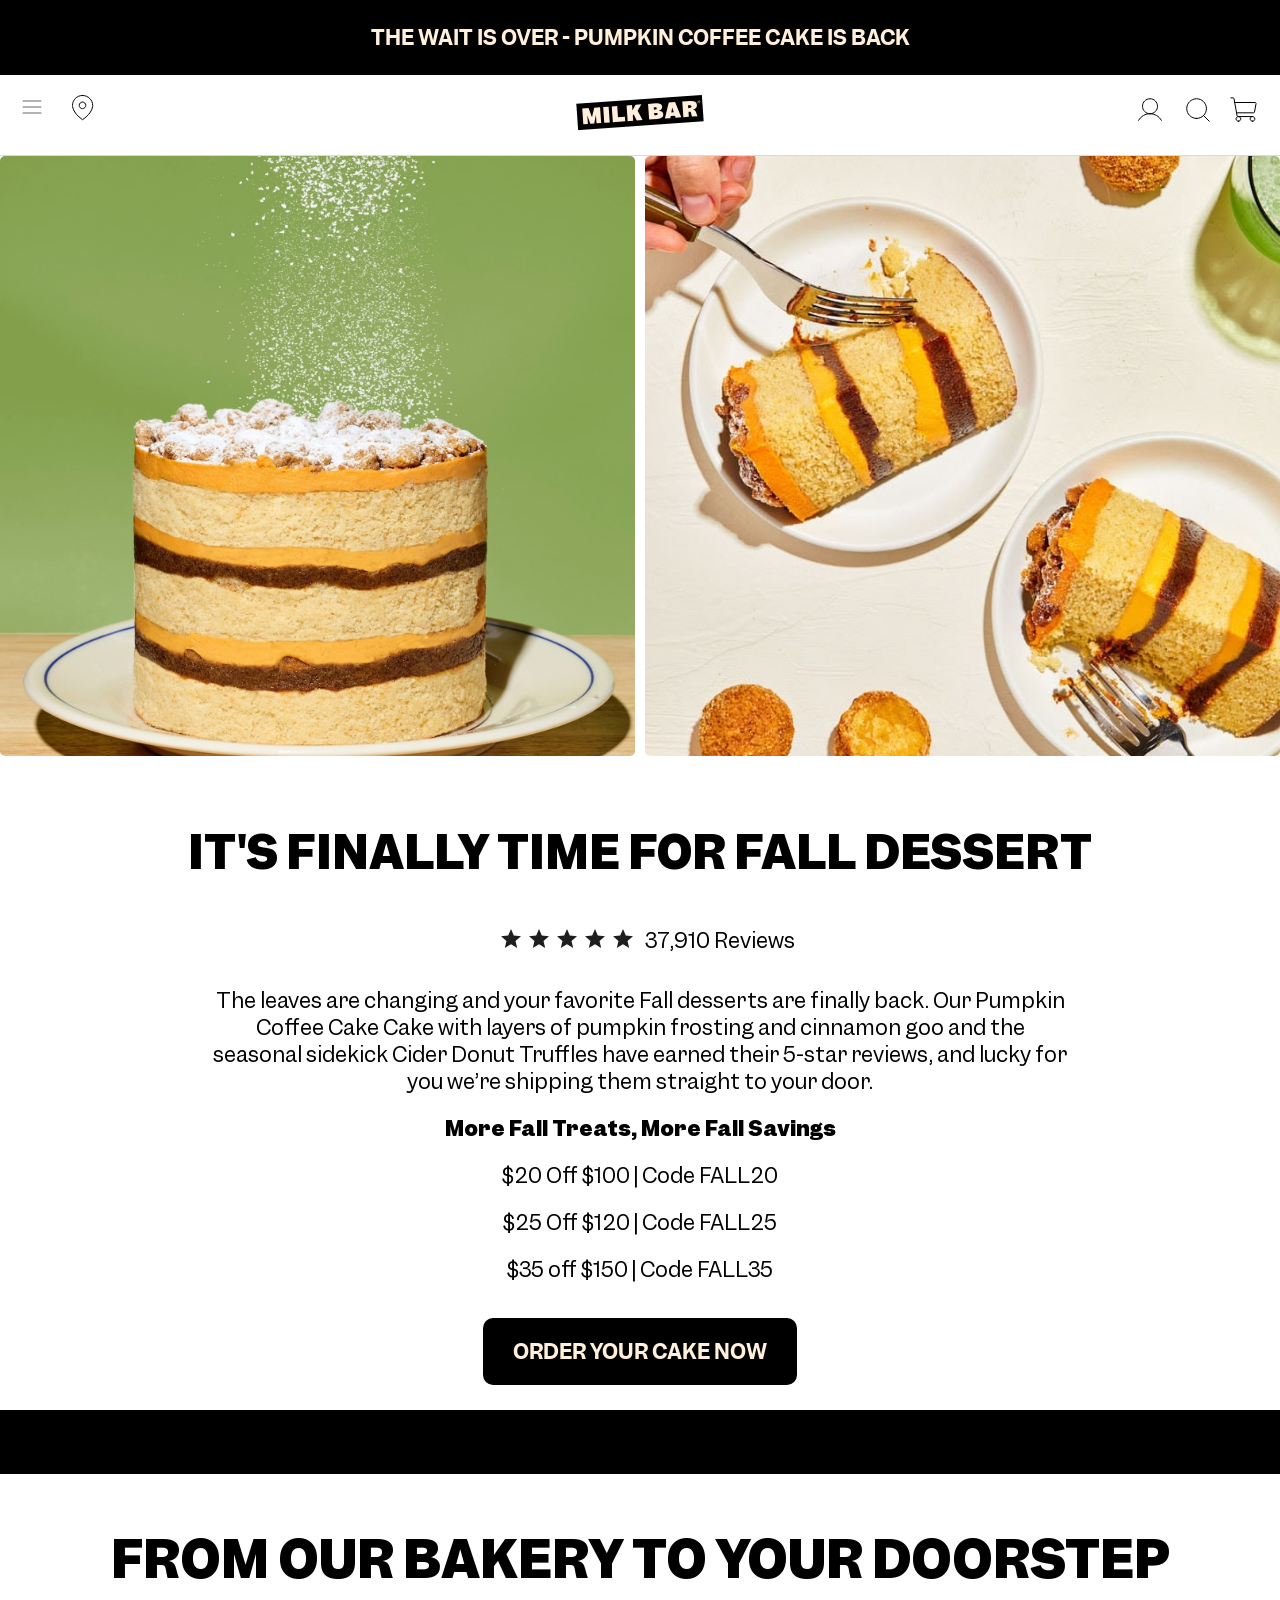
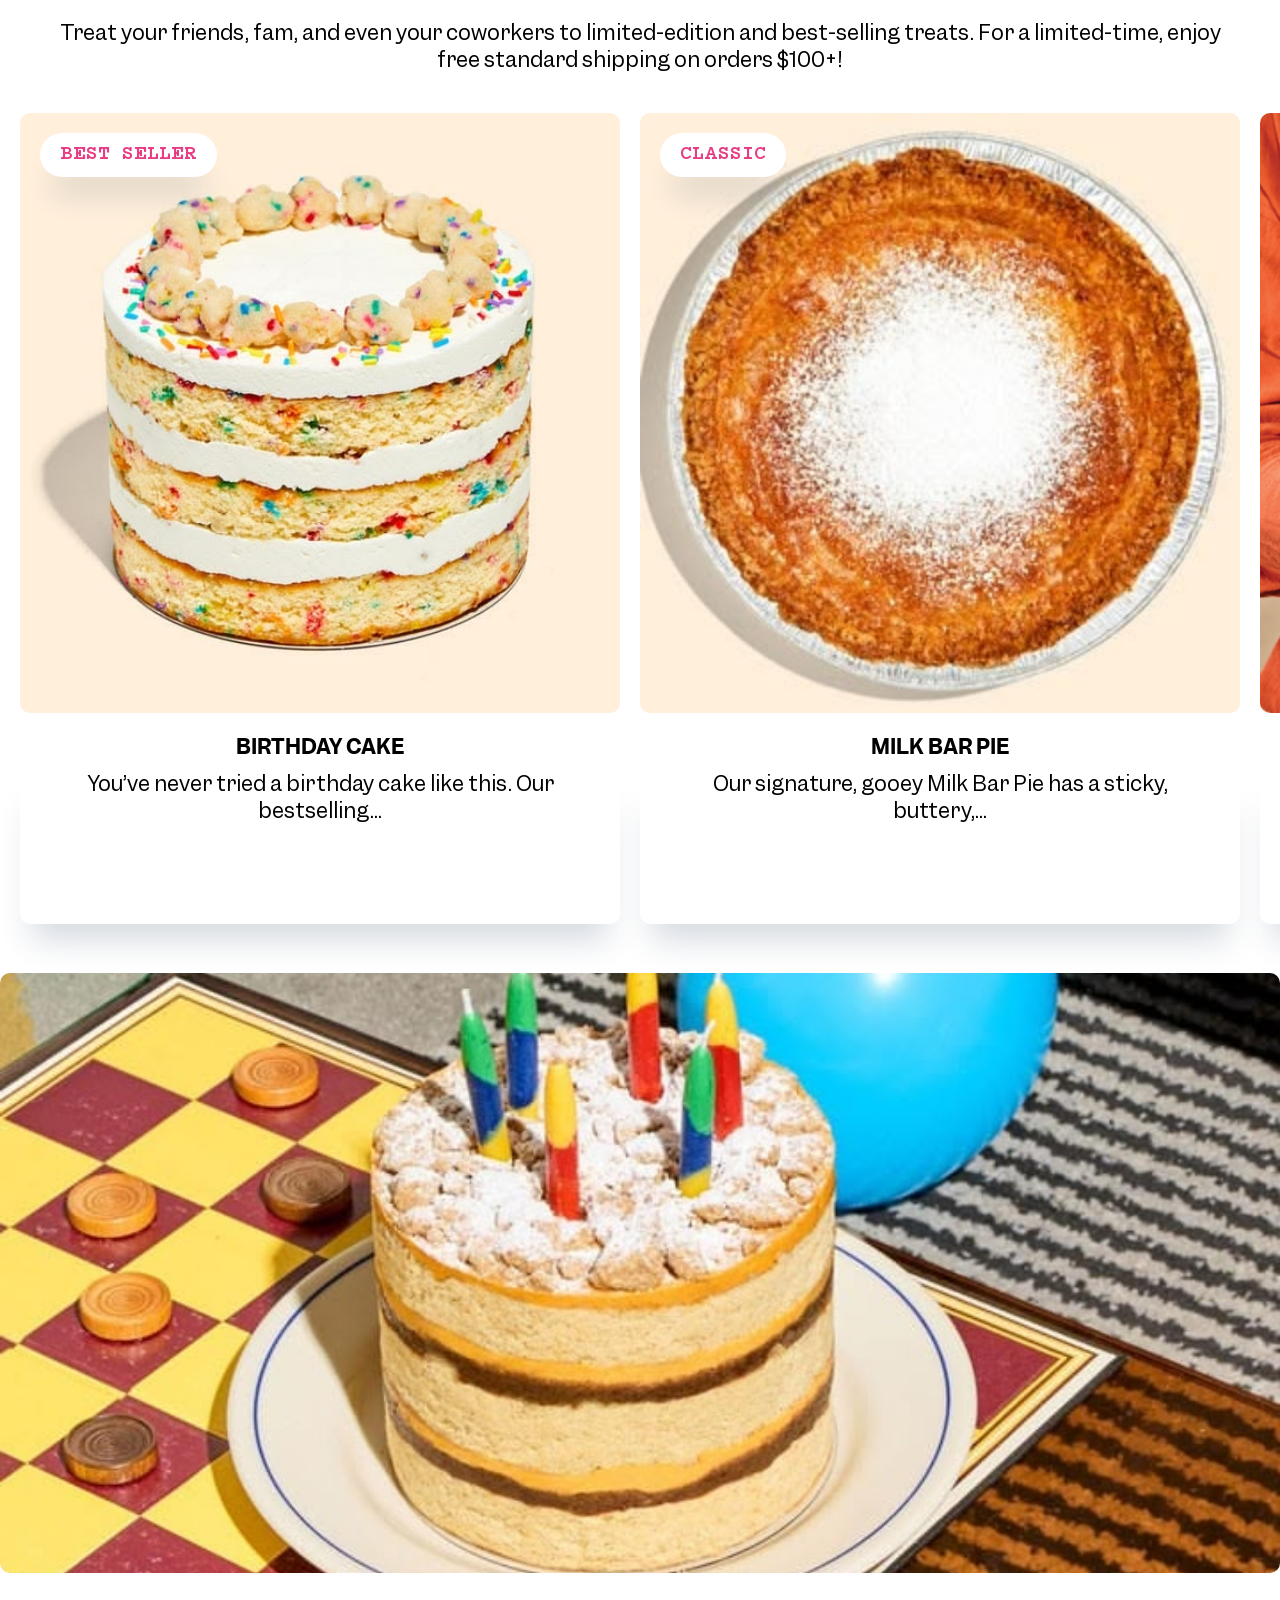
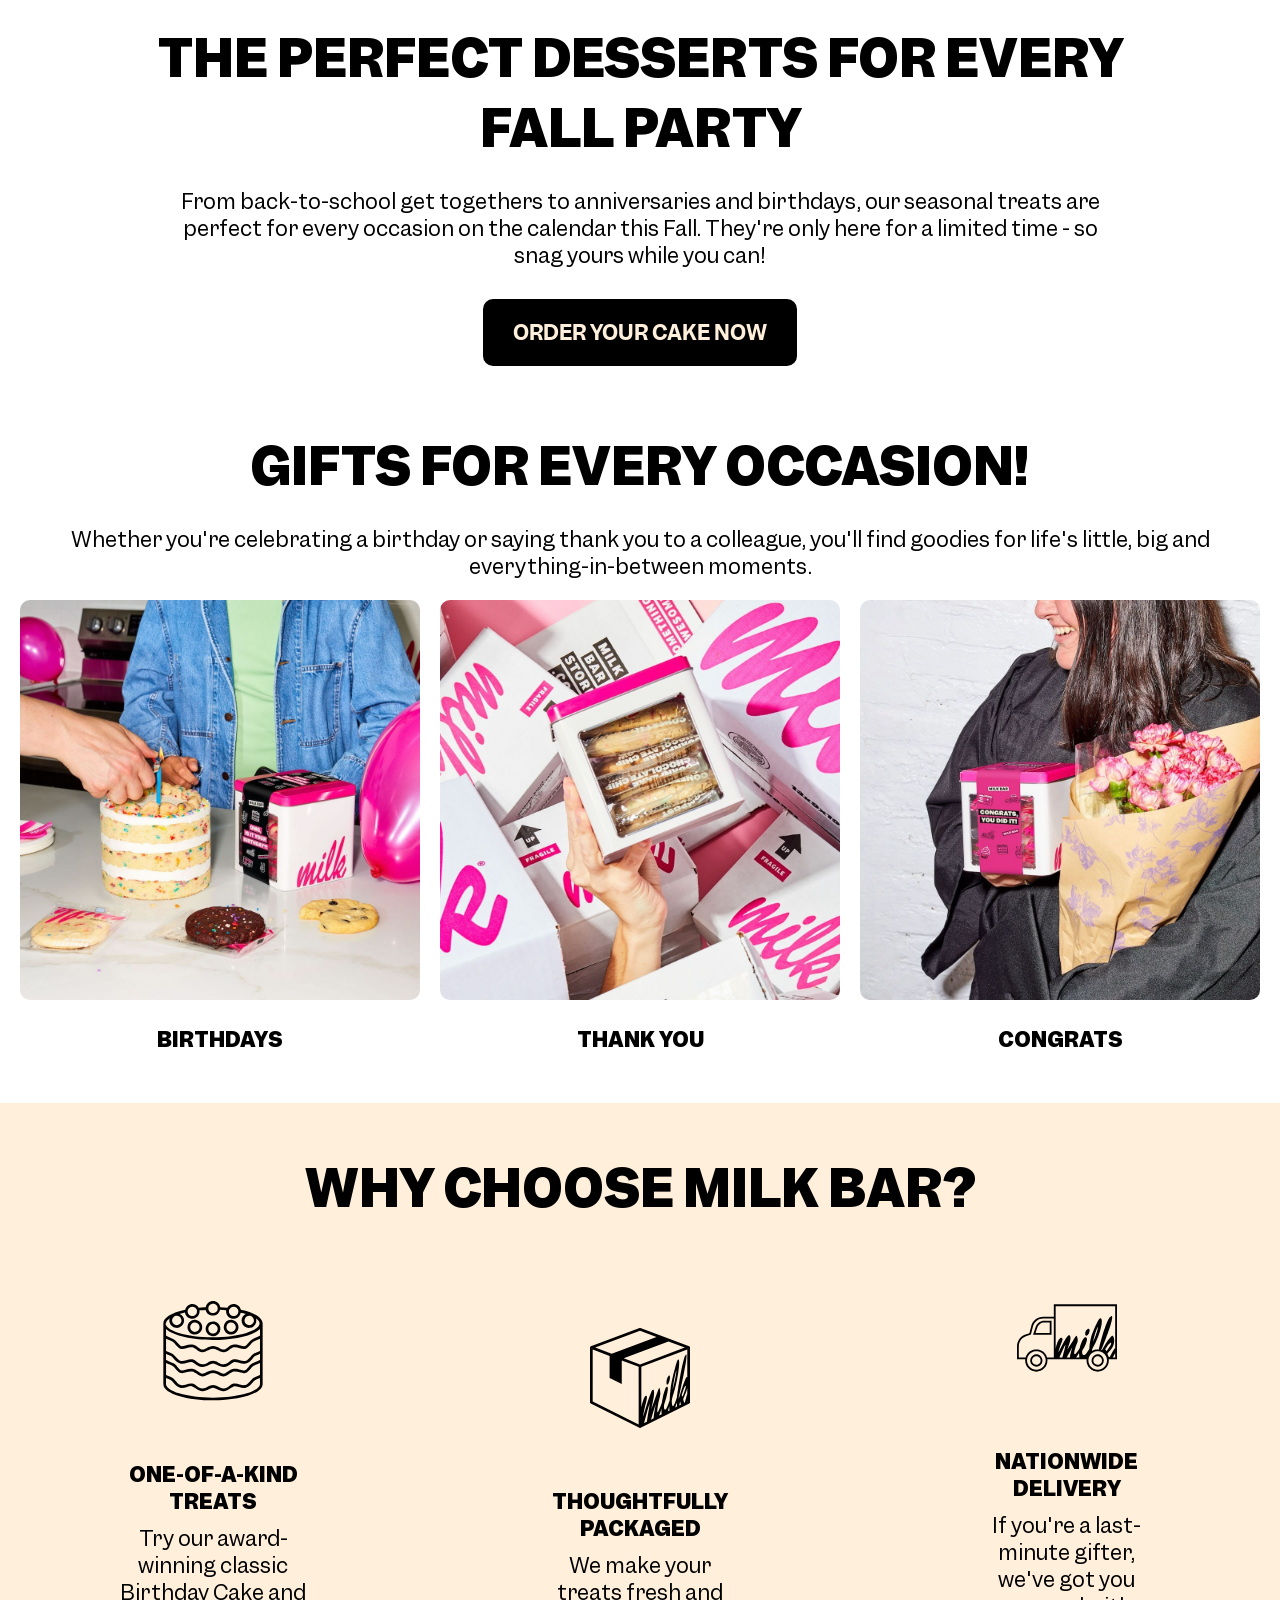
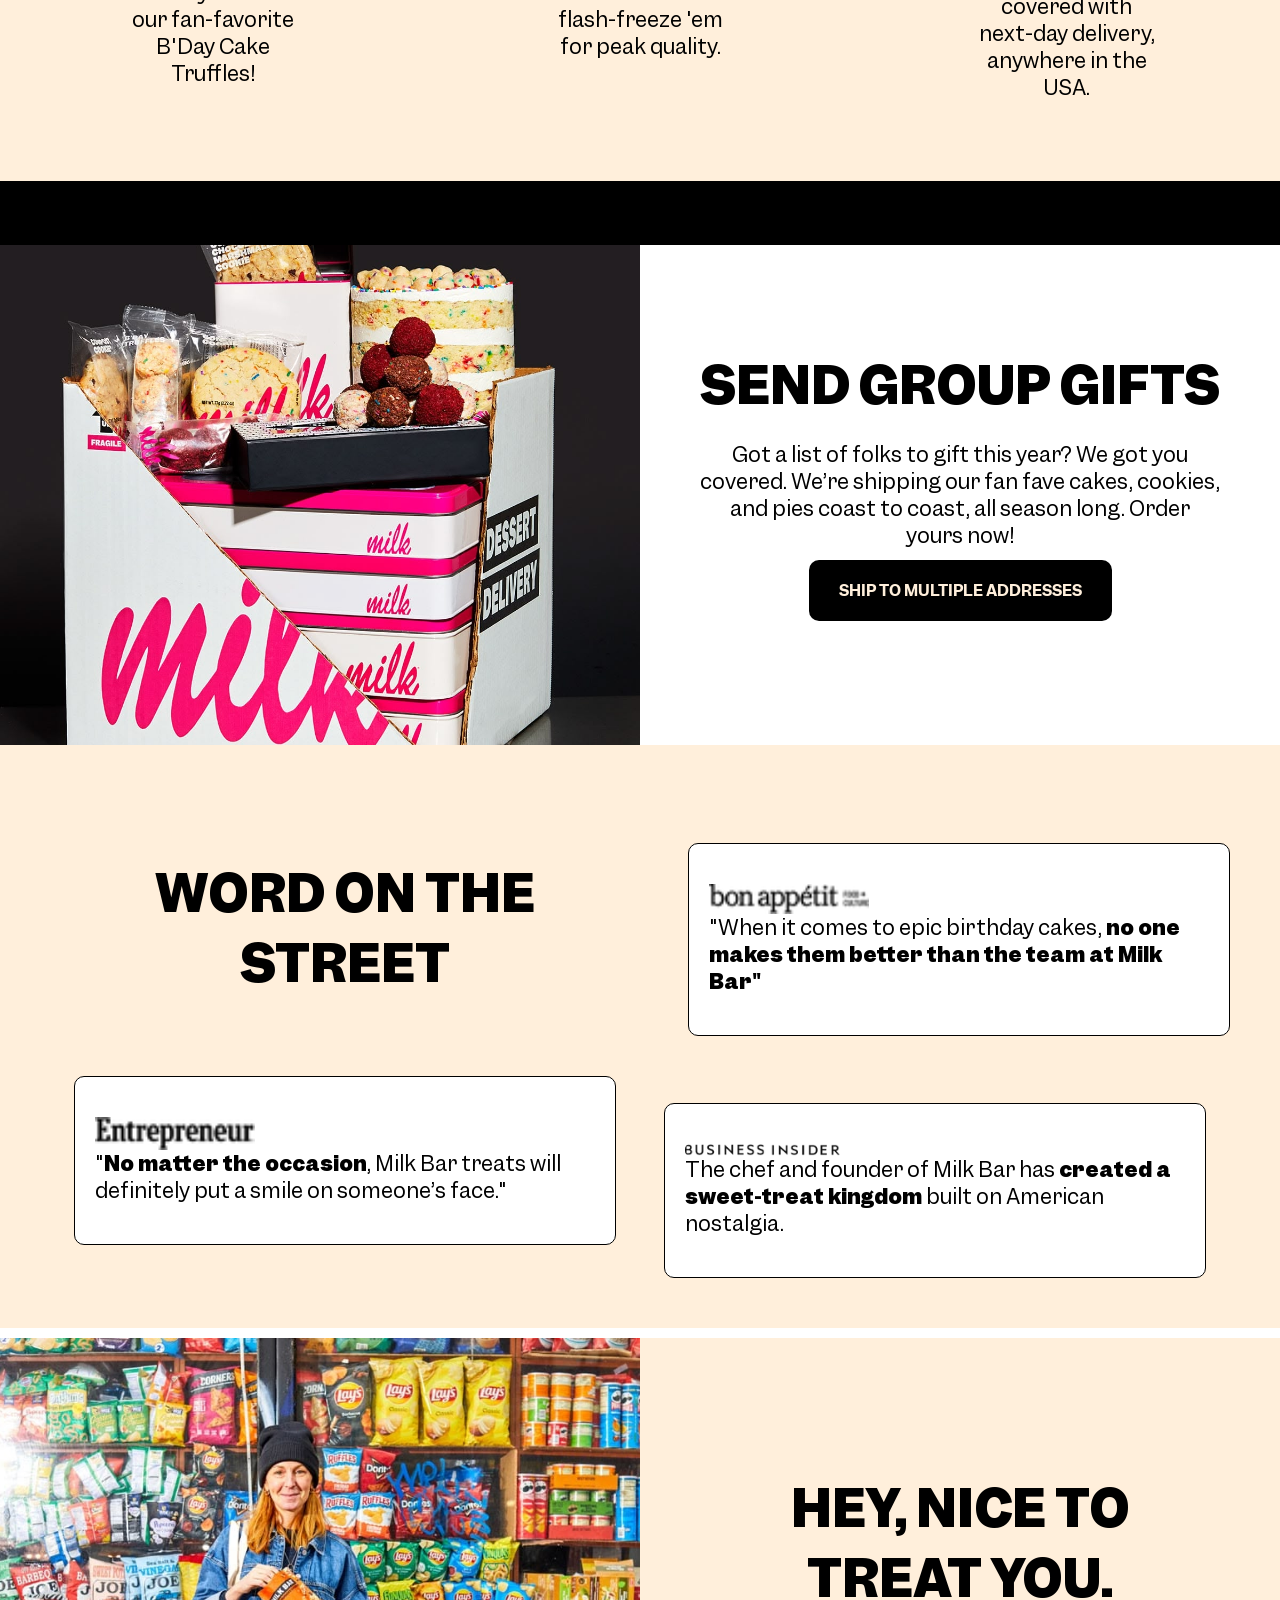
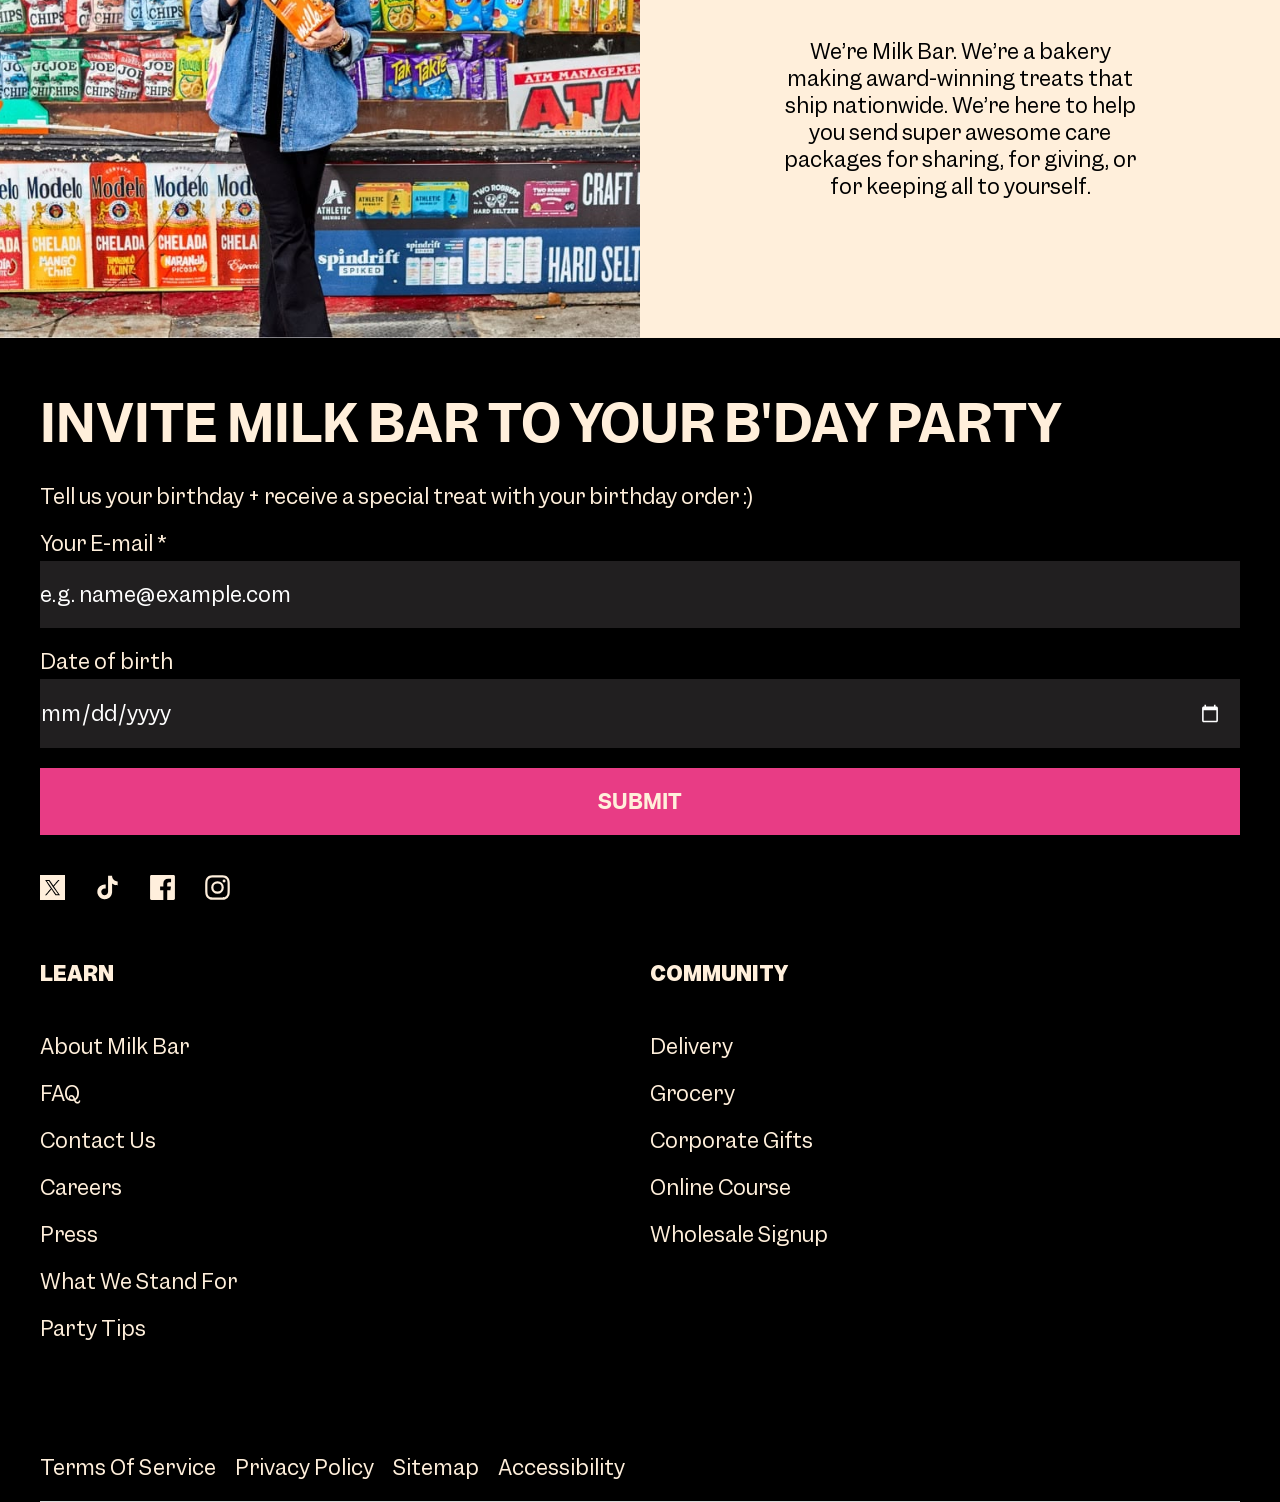
<file: index.html>
<!DOCTYPE html>
<html lang="en">
	
<head>
	<meta charset="UTF-8">
	<meta name="author" content="Tyneisha">
	<meta name="viewport" content="width=device-width, initial-scale=1">
	
	<title>Milk Bar: NYC's #1 Bakery Ships Desserts Nationwide</title>
	
	<link href="styles/styleGeneral.css" rel="stylesheet">
	<link href="styles/style.css" rel="stylesheet">
	<link rel="icon" type="image/x-icon" href="../basiswebsite/images/general/favicon.ico">
</head>

<body aria-label="Welcome to the Milk Bar website!">
	<header>
		<nav>
			<a href="#">The wait is over - Pumpkin coffee cake is back</a> 
		<!-- nav mag weg (gedaan op 20/09/25)-->
		 <!-- nav met grid maken (gedaan na tweede studentassistente feedbacksessie)-->
		</nav>
		<nav>
			<ul>
				<li>
					<button aria-label="Menu">
					<svg aria-hidden="true" width="24" height="24" viewBox="0 0 20 20" fill="none" xmlns="http://www.w3.org/2000/svg" role="img">
					<title id="iconHamburgerTitle">Milk Bar Menu Icon</title>
					<path d="M2.5 15H17.5" stroke="black" stroke-width="0.5" stroke-linecap="round" stroke-linejoin="round"></path>
					<path d="M2.5 10H17.5" stroke="black" stroke-width="0.5" stroke-linecap="round" stroke-linejoin="round"></path>
					<path d="M2.5 5H17.5" stroke="black" stroke-width="0.5" stroke-linecap="round" stroke-linejoin="round"></path></svg>
					</button>
				</li>
				<li><a href="#"><svg width="22" height="26" viewBox="0 0 22 26" fill="none" xmlns="http://www.w3.org/2000/svg"><g clip-path="url(#clip0_1065_199)">
					<path d="M10.5 13.63C11.3726 13.6301 12.2094 13.2836 12.8265 12.6667C13.4436 12.0498 13.7904 11.213 13.7905 10.3405C13.7906 9.46793 13.4441 8.63105 12.8272 8.01396C12.2103 7.39687 11.3736 7.05012 10.501 7.04999C9.62844 7.04999 8.79161 7.39661 8.17462 8.01361C7.55762 8.6306 7.211 9.46743 7.211 10.34C7.211 11.2125 7.55762 12.0494 8.17462 12.6664C8.79161 13.2834 9.62844 13.63 10.501 13.63H10.5Z" stroke="black" stroke-miterlimit="10"></path>
					<path d="M10.73 0.5C16.23 0.5 20.69 4.95 20.69 10.44C20.69 10.44 21.1 17.48 10.69 24.63H10.51C0.100023 17.48 0.500023 10.44 0.500023 10.44C0.500023 4.95 4.96002 0.5 10.46 0.5H10.73Z" stroke="black" stroke-linecap="round" stroke-linejoin="round"></path></g>
					<defs>
					<clipPath id="clip0_1065_199">
					<rect width="22" height="26" fill="white"></rect>
					</clipPath>
					</defs></svg></a></li>
				<li><a href="#"><img src="images/general/navLogo.svg" alt="Milk Bar logo"></a></li>
				<li><a href="#"><svg aria-hidden="true" width="30" height="30" viewBox="0 0 30 30" fill="none" xmlns="http://www.w3.org/2000/svg" role="img" aria-labelledby="iconAccountTitle"><title id="iconAccountTitle">Milk Bar Account Icon</title>
					<path d="M15 18.75C19.1421 18.75 22.5 15.3921 22.5 11.25C22.5 7.10786 19.1421 3.75 15 3.75C10.8579 3.75 7.5 7.10786 7.5 11.25C7.5 15.3921 10.8579 18.75 15 18.75Z" stroke="black" stroke-miterlimit="10"></path>
					<path d="M3.63147 25.3114C4.78408 23.3164 6.44141 21.6598 8.43696 20.508C10.4325 19.3563 12.696 18.75 15.0001 18.75C17.3041 18.75 19.5676 19.3564 21.5632 20.5082C23.5587 21.6599 25.216 23.3166 26.3686 25.3116" stroke="black" stroke-linecap="round" stroke-linejoin="round"></path></svg></a></li>				
				<li><a href="#"></a><svg width="30" height="30" viewBox="0 0 30 30" fill="none" xmlns="http://www.w3.org/2000/svg" role="img" aria-labelledby="iconSearchNavTitle">
					<title id="iconSearchNavTitle">Milk Bar Search Icon</title>
					<path d="M13.5938 23.4375C19.0303 23.4375 23.4375 19.0303 23.4375 13.5938C23.4375 8.1572 19.0303 3.75 13.5938 3.75C8.1572 3.75 3.75 8.1572 3.75 13.5938C3.75 19.0303 8.1572 23.4375 13.5938 23.4375Z" stroke="black" stroke-linecap="round" stroke-linejoin="round"></path>
					<path d="M20.554 20.5546L26.2493 26.2499" stroke="black" stroke-linecap="round" stroke-linejoin="round"></path></svg></li>
				<li><a href="#"><svg width="30" height="30" viewBox="0 0 30 30" fill="none" xmlns="http://www.w3.org/2000/svg" role="img" aria-labelledby="iconCartTitle"><title id="iconCartTitle">Milk Bar Cart Icon</title>
				<path d="M22.5 21.5625H8.02673C7.80718 21.5625 7.59459 21.4854 7.42603 21.3448C7.25747 21.2041 7.14363 21.0087 7.10435 20.7927L3.97519 3.5823C3.93592 3.36628 3.82207 3.17091 3.65351 3.03023C3.48495 2.88956 3.27236 2.8125 3.05281 2.8125H0.9375" stroke="black" stroke-linecap="round" stroke-linejoin="round"></path>
				<path d="M8.4375 26.25C9.73192 26.25 10.7812 25.2007 10.7812 23.9062C10.7812 22.6118 9.73192 21.5625 8.4375 21.5625C7.14308 21.5625 6.09375 22.6118 6.09375 23.9062C6.09375 25.2007 7.14308 26.25 8.4375 26.25Z" stroke="black" stroke-linecap="round" stroke-linejoin="round"></path>
				<path d="M22.5 26.25C23.7944 26.25 24.8438 25.2007 24.8438 23.9062C24.8438 22.6118 23.7944 21.5625 22.5 21.5625C21.2056 21.5625 20.1562 22.6118 20.1562 23.9062C20.1562 25.2007 21.2056 26.25 22.5 26.25Z" stroke="black" stroke-linecap="round" stroke-linejoin="round"></path>
				<path d="M4.6875 7.5H25.1267C25.264 7.5 25.3996 7.53016 25.524 7.58836C25.6484 7.64656 25.7585 7.73137 25.8464 7.8368C25.9344 7.94222 25.9982 8.06569 26.0332 8.19847C26.0682 8.33125 26.0736 8.4701 26.0491 8.60521L24.515 17.0427C24.4757 17.2587 24.3619 17.4541 24.1933 17.5948C24.0247 17.7354 23.8121 17.8125 23.5926 17.8125H6.5625" stroke="black" stroke-linecap="round" stroke-linejoin="round"></path></svg></a></li>
			</ul>	
		</nav>
		<nav>
			<ul>
				<li aria-label="Close menu"><button><svg xmlns="http://www.w3.org/2000/svg" fill="none" viewBox="0 0 24 24" style="max-width:18px;max-height:18px;">
					<path stroke="#000" stroke-linecap="round" stroke-linejoin="round" stroke-width="2" d="m18.75 5.25-13.5 13.5m13.5 0L5.25 5.25"></path></svg></button></li>
				<li><a href="#">Order ASAP Delivery</a></li>
				<li><a href="#">Shop All</a></li>
				<li><a href="product.html">Birthday</a></li>
				<li><a href="#">Bakeries</a></li>
				<li><a href="#">Grocery</a></li>
			</ul>
			<hr>
			<ul>
				<li><a href="#">More Milk Bar</a></li>
				<li><a href="#">About Us</a></li>
				<li><a href="#">What We Stand For</a></li>
				<li><a href="#">Corporate Gifting</a></li>
				<li><a href="#">Weddings</a></li>
				<li><a href="#">How We Ship</a></li>
				<li><a href="#">In Person Classes</a></li>
				<li><a href="#">Bake Club</a></li>
				<li><a href="#">Online Baking Class</a></li>
				<li><a href="#">Recipes</a></li>
				<li><a href="#">Contact Us</a></li>
				<li><a href="#">FAQ</a></li>
			</ul>
		</nav>
	</header>

	<main>

		<!-- Carrousel met verschillende sneltoetsen naar pagina's op de website -->
		<section>
			<!-- Ik zou hier nu een nav van hebben gemaakt in plaats van een section, want het is een navigatie, maar dit zou mij niet meer lukken qua tijd (05-11-25) -->
			<h2>Faster navigation</h2>
			<ul>
				<li>
					<img src="images/homepage/homeSection1-1.jpg" alt="Woman holding the 6 inch Birthday Cake with rainbow sprinkles and white icing">
					<a href="product.html">Shop Birthday</a>
				</li>
				<li>
					<img src="images/homepage/homeSection1-2.jpg" alt="Little sugar cake balls with a brown crust">
					<a href="#">Fall Treats</a>
				</li>
				<li>
					<img src="images/homepage/homeSection1-3.jpg" alt="Six pumpkin cake slices stacked on each other">
					<a href="#">Best Sellers</a>
				</li>
				<li>
					<img src="images/homepage/homeSection1-4.jpg" alt="Woman holding a three layered chocolate cake with caramel icing">
					<a href="#">Shop Cakes</a>
				</li>
				<li>
					<img src="images/homepage/homeSection1-5.jpg" alt="Person taking a slice from the Strawberry Shortcake Cake with strawberry icing">
					<a href="#">Summer Treats</a>
				</li>
				<li>
					<img src="images/homepage/homeSection1-6.jpg" alt="One chocolate chip cookie broken in two with melted white chocolate">
					<a href="#">Shop Cookies</a>
				</li>
			</ul>
		</section>

		<!-- Hero section -->
		<section>
			<h1>It's finally time for fall dessert</h1>
			<img src="images/homepage/homeSection2-1.jpg" alt="Pumpkin Coffee Cake getting sprinkled on with powdered sugar">
			<img src="images/homepage/homeSection2-2.jpg" alt="Someone taking a slice with fork out of the Pumpkin Coffee Cake">
			<p aria-label="5 star rating from">
				<svg xmlns="http://www.w3.org/2000/svg" width="24" height="24" fill="#1E1E1E" viewBox="0 0 24 24"> <path d="M12 17.27 18.18 21l-1.64-7.03L22 9.24l-7.19-.62L12 2 9.19 8.62 2 9.24l5.45 4.73L5.82 21 12 17.27Z"></path> </svg>
				<svg xmlns="http://www.w3.org/2000/svg" width="24" height="24" fill="#1E1E1E" viewBox="0 0 24 24"> <path d="M12 17.27 18.18 21l-1.64-7.03L22 9.24l-7.19-.62L12 2 9.19 8.62 2 9.24l5.45 4.73L5.82 21 12 17.27Z"></path> </svg>
				<svg xmlns="http://www.w3.org/2000/svg" width="24" height="24" fill="#1E1E1E" viewBox="0 0 24 24"> <path d="M12 17.27 18.18 21l-1.64-7.03L22 9.24l-7.19-.62L12 2 9.19 8.62 2 9.24l5.45 4.73L5.82 21 12 17.27Z"></path> </svg>
				<svg xmlns="http://www.w3.org/2000/svg" width="24" height="24" fill="#1E1E1E" viewBox="0 0 24 24"> <path d="M12 17.27 18.18 21l-1.64-7.03L22 9.24l-7.19-.62L12 2 9.19 8.62 2 9.24l5.45 4.73L5.82 21 12 17.27Z"></path> </svg>
				<svg xmlns="http://www.w3.org/2000/svg" width="24" height="24" fill="#1E1E1E" viewBox="0 0 24 24"> <path d="M12 17.27 18.18 21l-1.64-7.03L22 9.24l-7.19-.62L12 2 9.19 8.62 2 9.24l5.45 4.73L5.82 21 12 17.27Z"></path> </svg>			
			<p>37,910 Reviews</p>
			<ul>
				<li>The leaves are changing and your favorite Fall desserts are finally back. Our Pumpkin Coffee Cake Cake with layers of pumpkin frosting and cinnamon goo and the seasonal sidekick Cider Donut Truffles have earned their 5-star reviews, and lucky for you we’re shipping them straight to your door.</li>
				<li><strong>More Fall Treats, More Fall Savings</strong></li>
				<li>$20 Off $100 | Code FALL20</li>
				<li>$25 Off $120 | Code FALL25</li>
				<li>$35 off $150 | Code FALL35</li>
				<li><button>Order your cake now</button></li>
			</ul>

			<!-- ul maken ipv p'tjes na feedback van studentassistente in de les op 07/10 (gedaan op 07/10/25) -->
		</section>

		<!-- Draaiende carrousel in de kleur zwart met witte uppercase tekst -->
		 <article>
			<h2>The best desserts</h2>
			<p>Award-winning desserts from NYC's #1 bakery</p>
		 </article>
			<!-- p maken (gedaan op 20/09/25) -->

		<section>
			<h2>From our bakery to your doorstep</h2>
			<p>Treat your friends, fam, and even your coworkers to limited-edition and best-selling treats. For a limited-time, enjoy free standard shipping on orders $100+!</p>
			<!-- wrm is de rest niet binnen de section (gedaan op 30/09/25)-->

			<ul>
				<li>
					<h3>Birthday Cake</h3>
					<p>Best Seller</p>
					<img src="images/homepage/homeSection3-1.jpg" alt="Three layered Birthday Cake with white icing and rainbow sprinkles">
					<p>You’ve never tried a birthday cake like this. Our bestselling...</p>
				</li>
				<li>
					<h3>Milk Bar Pie</h3>
					<p>Classic</p>
					<img src="images/homepage/homeSection3-2.jpg" alt="Brown Milk Bar Pie with powdered sugar on top">
					<p>Our signature, gooey Milk Bar Pie has a sticky, buttery,...</p>
				</li>
				<li>
					<h3>Pumpkin Coffee-Cake Cake</h3>
					<p>Limited Time</p> 
					<img src="images/homepage/homeSection3-3.jpg" alt="Pumpkin Coffee Cake getting sprinkled on with powdered sugar">
					<p>This fan-favorite cake is back for a limited-time! We bake...</p>
				</li>
				<li>
					<h3>The Milk Bar Sampler</h3>
					<p>None</p>
					<img src="images/homepage/homeSection3-4.jpg" alt="White with pink cookie box with different cookies and cakeballs on top and on the side">
					<p>Have a little bit of everything! This sampler pack of...</p>
				</li>
				<li>
					<h3>Cider Donut Truffle Dozen</h3>
					<p>Back in Stock</p>
					<img src="images/homepage/homeSection3-5.jpg" alt="Little sugar cake balls with a brown crust">
					<p>One bite of these gooey apple-y beauties and it’s *instantly*...</p>
				</li>
			</ul>
		</section>

		<section>
			<h2>The perfect desserts for every fall party</h2>
			<img src="images/homepage/homeSection4-1.jpg" alt="Birthday Cake with six candles on a chess board with blue and green balloons on the floor">
			<p>From back-to-school get togethers to anniversaries and birthdays, our seasonal treats are perfect for every occasion on the calendar this Fall. They're only here for a limited time - so snag yours while you can!</p>
			<a>Order your cake now</a>
		</section>

		<section>
			<h2>Gifts for every occasion!</h2>
			<p>Whether you're celebrating a birthday or saying thank you to a colleague, you'll find goodies for life's little, big and everything-in-between moments.</p>
			<ul>
				<li>
					<img src="images/homepage/homeSection5-1.jpg" alt="Person lighting the candles on the 6 inch Birthday Cake">
					<h3>Birthdays</h3>
				</li>
				<li>
					<img src="images/homepage/homeSection5-2.jpg" alt="Lots of Milk Bar cookie and cake boxes with a hand reaching out with a Milk Bar box in hand">
					<h3>Thank you</h3>
				</li>
				<li>
					<img src="images/homepage/homeSection5-3.jpg" alt="A smiling woman holdinga bouquet of pink flowers and a Milk Bar tin with cookies in it">
					<h3>Congrats</h3>
				</li>
			</ul>
		</section>

		<section>
			<h2>Why choose milk bar?</h2>
			<section>
				<h3>One-of-a-kind treats</h3>
				<img src="images/homepage/homeSection6-1.svg" alt="Illustration of a three layered cake">
				<p>Try our award-winning classic Birthday Cake and our fan-favorite B'Day Cake Truffles!</p>
			</section>
			<section>
				<h3>Thoughtfully packaged</h3>
				<img src="images/homepage/homeSection6-2.svg" alt="Illustration of a sealed package">
				<p>We make your treats fresh and flash-freeze 'em for peak quality.</p>
			</section>
			<section>
				<h3>Nationwide delivery</h3>
				<img src="images/homepage/homeSection6-3.svg" alt="Illustration of a truck with 'Milk' on the side">
				<p>If you're a last-minute gifter, we've got you covered with next-day delivery, anywhere in the USA.</p>
			</section>
		</section>

		<!-- Draaiende carrousel in de kleur zwart met witte uppercase tekst -->
		 <article>
			<h2>Daring desserts</h2>
			<p>Shaking up the dessert scene since 2008.</p>
		 </article>

		<section>
			<h2>Send group gifts</h2>
			<img src="images/homepage/homeSection7-1.jpg" alt="Cardboard box filled with Milk Bar tins and wrappers with cookies and cakes">
			<p>Got a list of folks to gift this year? We got you covered. We’re shipping our fan fave cakes, cookies, and pies coast to coast, all season long. Order yours now!</p>
			<a href="#">Ship to multiple addresses</a>
		</section>
		
		<section>
			<h2>Word on the street</h2>
			<section>
				<h3>Review 1</h3>
				<img src="images/homepage/homeSection8-1.webp" alt="'Bon Appetit' review">
				<p>"When it comes to epic birthday cakes, <strong>no one makes them better than the team at Milk Bar"</strong></p>
			</section>
			<section>
				<h3>Review 2</h3>
				<img src="images/homepage/homeSection8-2.webp" alt="'Business Insider' review">
				<p>The chef and founder of Milk Bar has <strong>created a sweet-treat kingdom</strong> built on American nostalgia.</p>
			</section>
			<section>
				<h3>Review 3</h3>
				<img src="images/homepage/homeSection8-3.webp" alt="'Entrepeneur' review">
				<p>"<strong>No matter the occasion</strong>, Milk Bar treats will definitely put a smile on someone’s face."</p>
			</section>
		</section>

		<section>
			<h2>Hey, nice to treat you.</h2>
			<img src="images/homepage/homeSection9-1.jpg" alt="Smiling woman in a black beanie and jean jacket standing in front of a corner store with an orange bag of Milk Bar cookies">
			<p>We’re Milk Bar. We’re a bakery making award-winning treats that ship nationwide. We’re here to help you send super awesome care packages for sharing, for giving, or for keeping all to yourself.</p>
		</section>
	</main>

	<footer>
		<!-- Formulier voor het aanmelden voor de nieuwsbrief -->
		<form>
			<h2>Invite Milk Bar to your B'Day Party</h2>
			<p>Tell us your birthday + receive a special treat with your birthday order :)</p>

			<label for="email">Your E-mail *</label>
			<input type="email" id="email" name="email" placeholder="e.g. name@example.com">

			<label for="date">Date of birth</label>
			<input type="date" id="date" name="date of birth">

			<button>Submit</button>
		</form>

		<section>
			<h2>Social media handles</h2>
			<img src="images/homepage/homeSection10-1.svg" alt="X icon">
			<img src="images/homepage/homeSection10-2.svg" alt="TikTok icon">
			<img src="images/homepage/homeSection10-3.svg" alt="Facebook icon">
			<img src="images/homepage/homeSection10-4.svg" alt="Instagram icon">
		</section>

		<nav>
			<!-- ul maken (gedaan op 03/10/25 na feedbacksessie met de docent)-->
			<h3>Learn</h3>
			<ul>
				<li><a href="#">About Milk Bar</a></li>
				<li><a href="#">FAQ</a></li>
				<li><a href="#">Contact Us</a></li>
				<li><a href="#">Careers</a></li>
				<li><a href="#">Press</a></li>
				<li><a href="#">What We Stand For</a></li>
				<li><a href="#">Party Tips</a></li>
			</ul>

			<h3>Community</h3>
			<ul>
				<li><a href="#">Delivery</a></li>
				<li><a href="#">Grocery</a></li>
				<li><a href="#">Corporate Gifts</a></li>
				<li><a href="#">Online Course</a></li>
				<li><a href="#">Wholesale Signup</a></li>
			</ul>
		</nav>

		<nav>
			<a href="#">Terms of Service</a>
			<a href="#">Privacy Policy</a>
			<a href="#">Sitemap</a>
			<a href="#">Accessibility</a>
		</nav>
	</footer>

	<script defer src="scripts/script.js"></script>
</body>
	
</html>
</file>
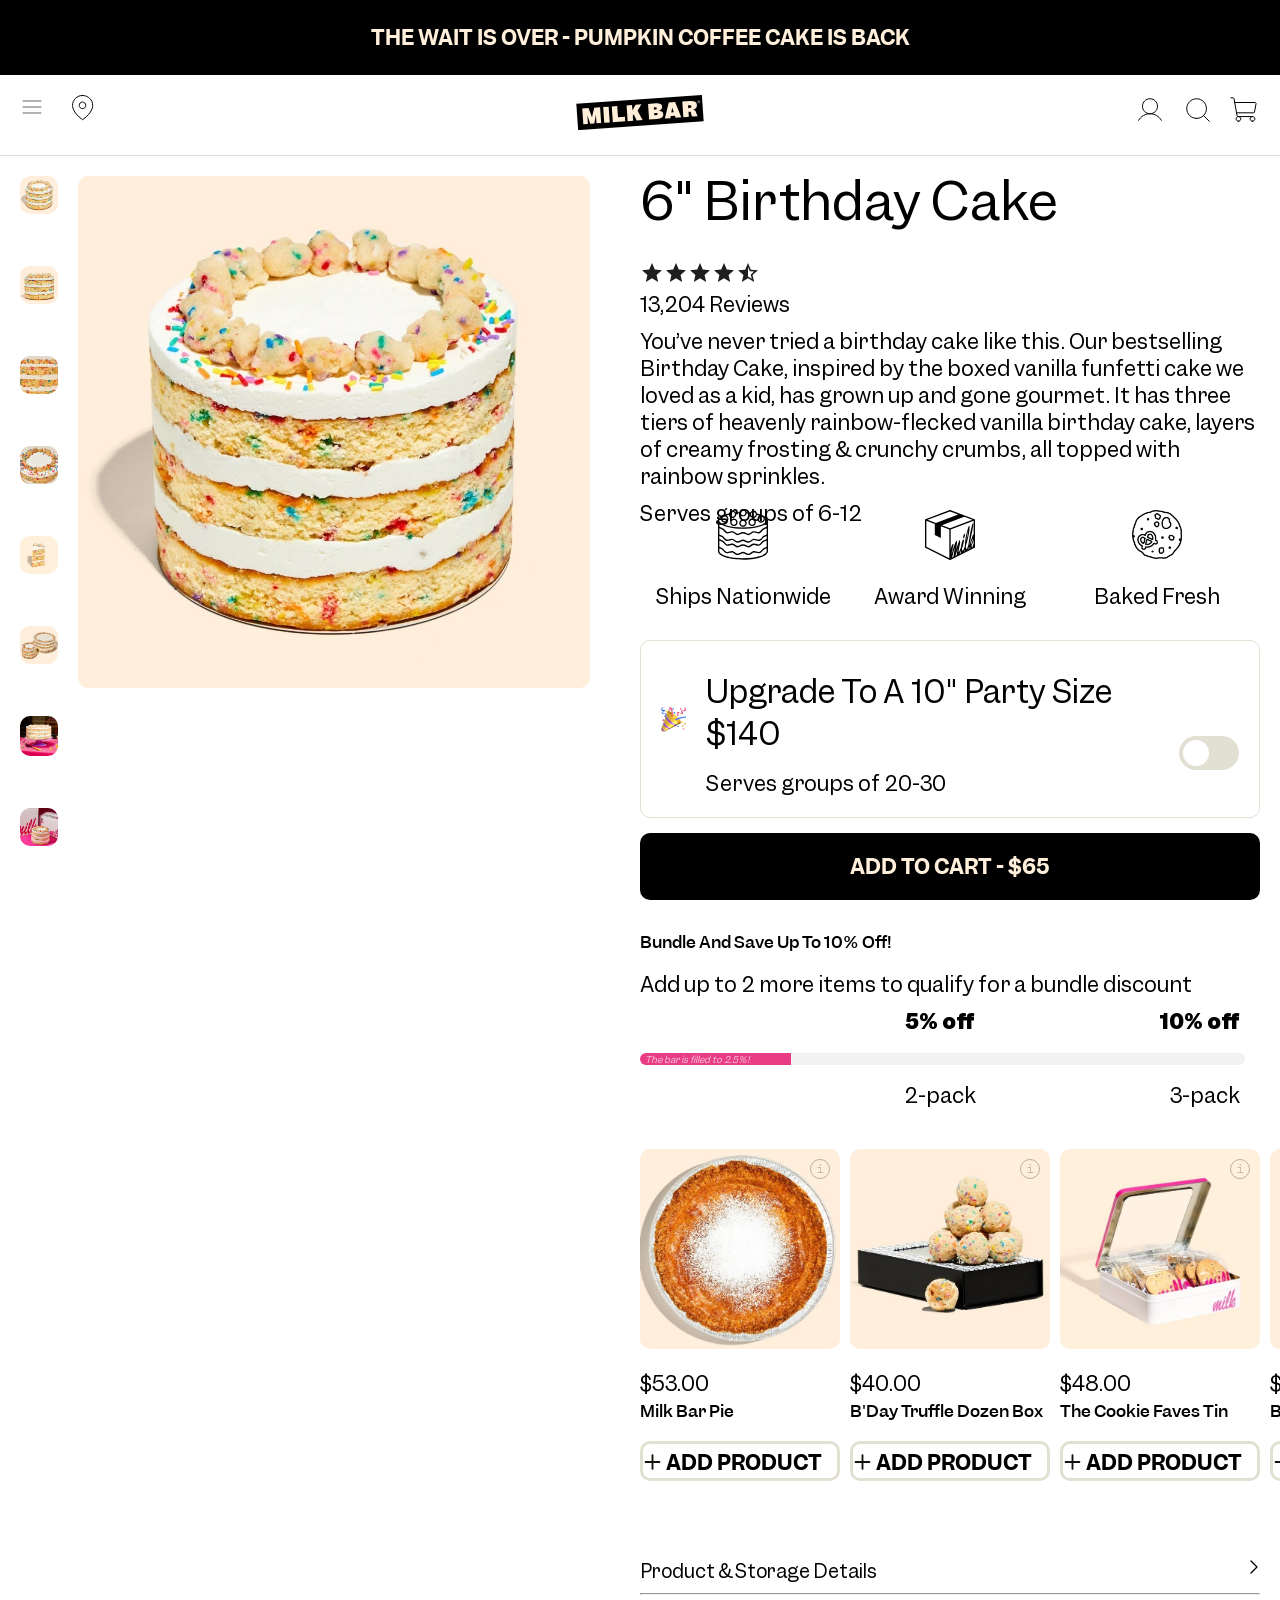
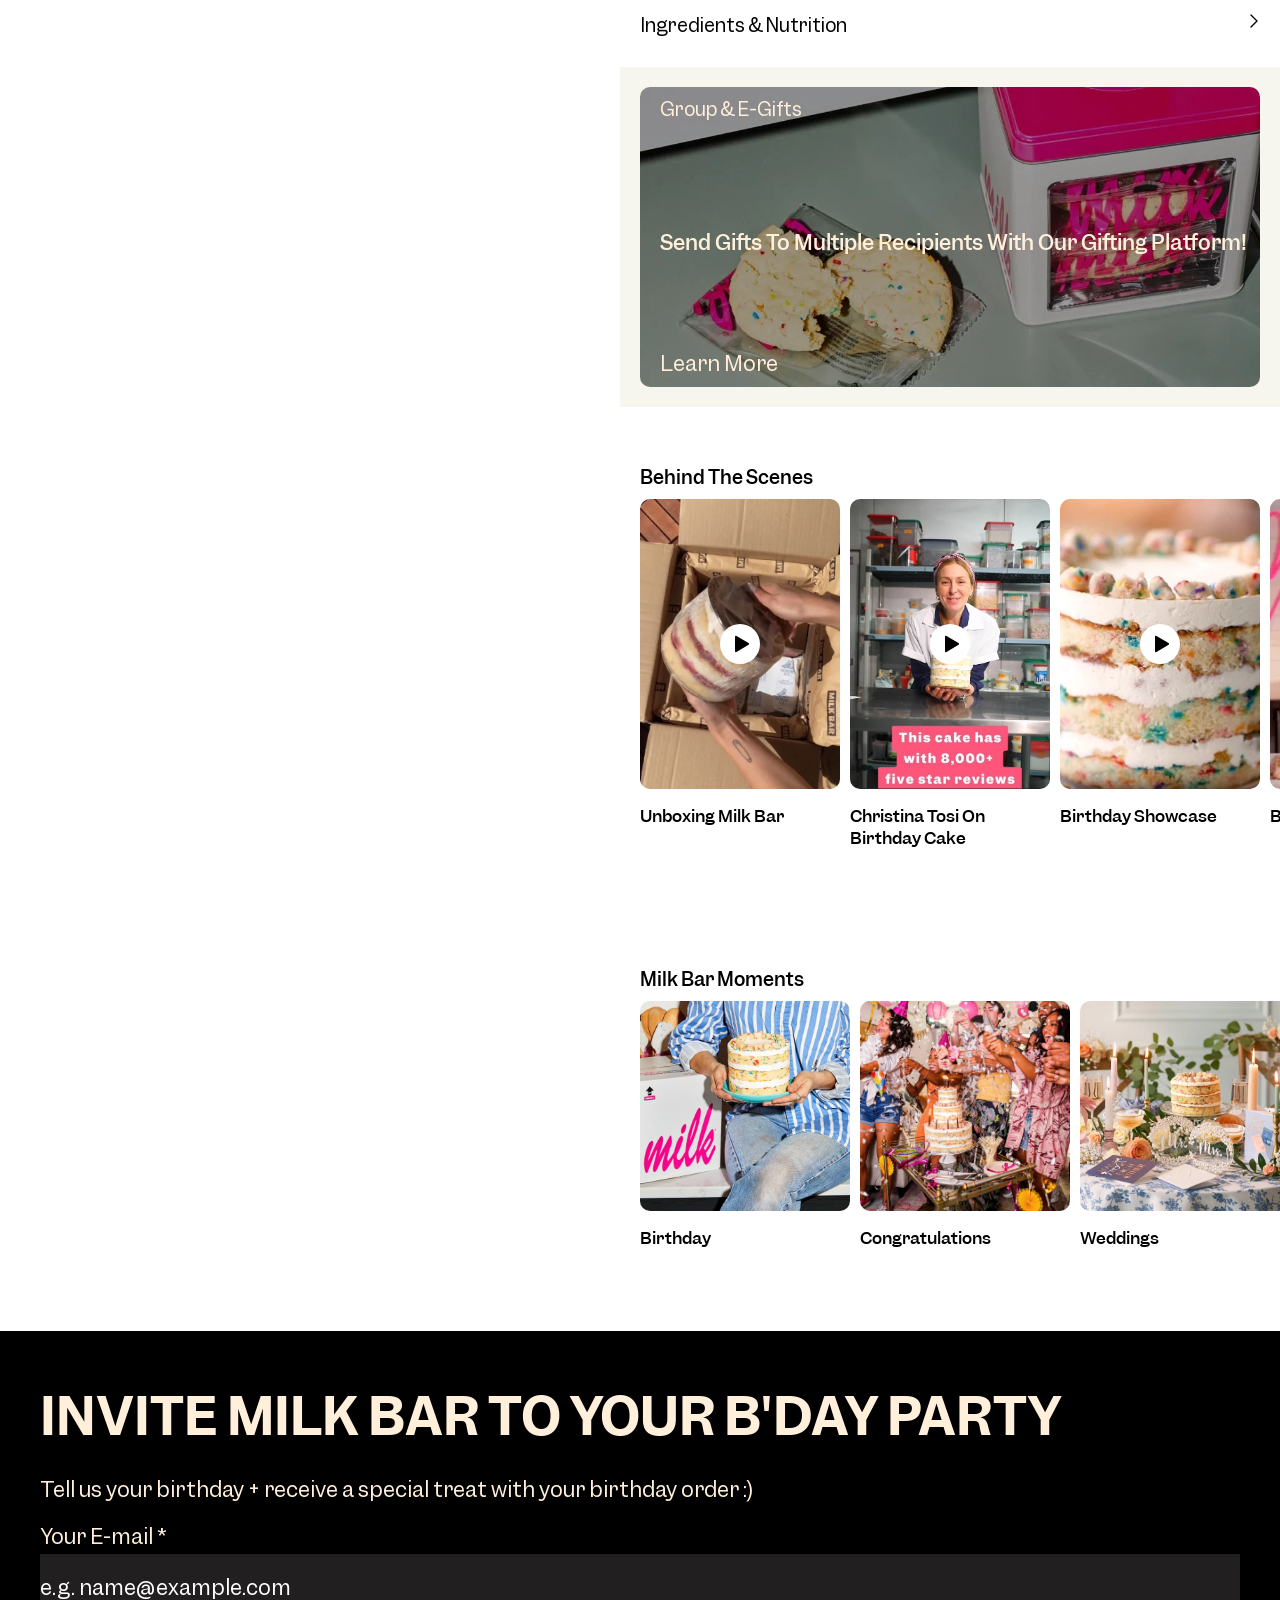
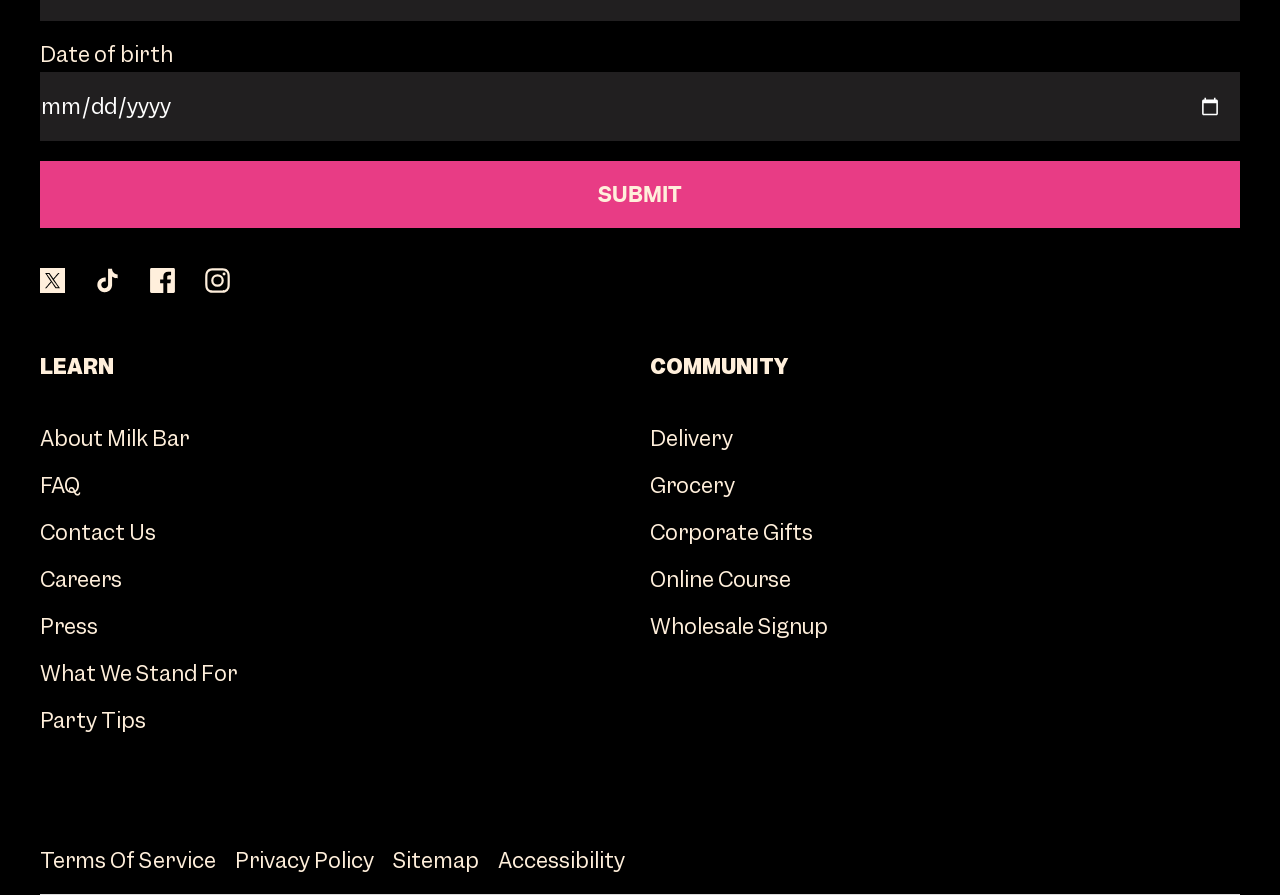
<file: product.html>
<!DOCTYPE html>
<html lang="en">
	
<head>
	<meta charset="UTF-8">
	<meta name="author" content="Tyneisha">
	<meta name="viewport" content="width=device-width, initial-scale=1">
	
	<title>6" Birthday Cake</title>
	
	<link href="styles/styleGeneral.css" rel="stylesheet">
	<link href="styles/styleProduct.css" rel="stylesheet">
	<link rel="icon" type="image/x-icon" href="../basiswebsite/images/general/favicon.ico">
</head>

<body>
	<header>
		<nav>
			<a href="index.html">The wait is over - Pumpkin coffee cake is back</a> 
		<!-- nav mag weg (gedaan op 20/09/25)-->
		 <!-- nav met grid maken (gedaan na tweede studentassistente feedbacksessie)-->
		</nav>
		<nav>
			<ul>
				<li>
					<button aria-label="Menu">
					<svg aria-hidden="true" width="24" height="24" viewBox="0 0 20 20" fill="none" xmlns="http://www.w3.org/2000/svg" role="img">
					<title id="iconHamburgerTitle">Milk Bar Menu Icon</title>
					<path d="M2.5 15H17.5" stroke="black" stroke-width="0.5" stroke-linecap="round" stroke-linejoin="round"></path>
					<path d="M2.5 10H17.5" stroke="black" stroke-width="0.5" stroke-linecap="round" stroke-linejoin="round"></path>
					<path d="M2.5 5H17.5" stroke="black" stroke-width="0.5" stroke-linecap="round" stroke-linejoin="round"></path></svg>
					</button>
				</li>
				<li><a href="#"><svg width="22" height="26" viewBox="0 0 22 26" fill="none" xmlns="http://www.w3.org/2000/svg"><g clip-path="url(#clip0_1065_199)">
					<path d="M10.5 13.63C11.3726 13.6301 12.2094 13.2836 12.8265 12.6667C13.4436 12.0498 13.7904 11.213 13.7905 10.3405C13.7906 9.46793 13.4441 8.63105 12.8272 8.01396C12.2103 7.39687 11.3736 7.05012 10.501 7.04999C9.62844 7.04999 8.79161 7.39661 8.17462 8.01361C7.55762 8.6306 7.211 9.46743 7.211 10.34C7.211 11.2125 7.55762 12.0494 8.17462 12.6664C8.79161 13.2834 9.62844 13.63 10.501 13.63H10.5Z" stroke="black" stroke-miterlimit="10"></path>
					<path d="M10.73 0.5C16.23 0.5 20.69 4.95 20.69 10.44C20.69 10.44 21.1 17.48 10.69 24.63H10.51C0.100023 17.48 0.500023 10.44 0.500023 10.44C0.500023 4.95 4.96002 0.5 10.46 0.5H10.73Z" stroke="black" stroke-linecap="round" stroke-linejoin="round"></path></g>
					<defs>
					<clipPath id="clip0_1065_199">
					<rect width="22" height="26" fill="white"></rect>
					</clipPath>
					</defs></svg></a></li>
				<li><a href="index.html"><img src="images/general/navLogo.svg" alt="Milk Bar logo"></a></li>
				<li><a href="#"><svg aria-hidden="true" width="30" height="30" viewBox="0 0 30 30" fill="none" xmlns="http://www.w3.org/2000/svg" role="img" aria-labelledby="iconAccountTitle"><title id="iconAccountTitle">Milk Bar Account Icon</title>
					<path d="M15 18.75C19.1421 18.75 22.5 15.3921 22.5 11.25C22.5 7.10786 19.1421 3.75 15 3.75C10.8579 3.75 7.5 7.10786 7.5 11.25C7.5 15.3921 10.8579 18.75 15 18.75Z" stroke="black" stroke-miterlimit="10"></path>
					<path d="M3.63147 25.3114C4.78408 23.3164 6.44141 21.6598 8.43696 20.508C10.4325 19.3563 12.696 18.75 15.0001 18.75C17.3041 18.75 19.5676 19.3564 21.5632 20.5082C23.5587 21.6599 25.216 23.3166 26.3686 25.3116" stroke="black" stroke-linecap="round" stroke-linejoin="round"></path></svg></a></li>				
				<li><a href="#"></a><svg width="30" height="30" viewBox="0 0 30 30" fill="none" xmlns="http://www.w3.org/2000/svg" role="img" aria-labelledby="iconSearchNavTitle">
					<title id="iconSearchNavTitle">Milk Bar Search Icon</title>
					<path d="M13.5938 23.4375C19.0303 23.4375 23.4375 19.0303 23.4375 13.5938C23.4375 8.1572 19.0303 3.75 13.5938 3.75C8.1572 3.75 3.75 8.1572 3.75 13.5938C3.75 19.0303 8.1572 23.4375 13.5938 23.4375Z" stroke="black" stroke-linecap="round" stroke-linejoin="round"></path>
					<path d="M20.554 20.5546L26.2493 26.2499" stroke="black" stroke-linecap="round" stroke-linejoin="round"></path></svg></li>
				<li><a href="#"><svg width="30" height="30" viewBox="0 0 30 30" fill="none" xmlns="http://www.w3.org/2000/svg" role="img" aria-labelledby="iconCartTitle"><title id="iconCartTitle">Milk Bar Cart Icon</title>
				<path d="M22.5 21.5625H8.02673C7.80718 21.5625 7.59459 21.4854 7.42603 21.3448C7.25747 21.2041 7.14363 21.0087 7.10435 20.7927L3.97519 3.5823C3.93592 3.36628 3.82207 3.17091 3.65351 3.03023C3.48495 2.88956 3.27236 2.8125 3.05281 2.8125H0.9375" stroke="black" stroke-linecap="round" stroke-linejoin="round"></path>
				<path d="M8.4375 26.25C9.73192 26.25 10.7812 25.2007 10.7812 23.9062C10.7812 22.6118 9.73192 21.5625 8.4375 21.5625C7.14308 21.5625 6.09375 22.6118 6.09375 23.9062C6.09375 25.2007 7.14308 26.25 8.4375 26.25Z" stroke="black" stroke-linecap="round" stroke-linejoin="round"></path>
				<path d="M22.5 26.25C23.7944 26.25 24.8438 25.2007 24.8438 23.9062C24.8438 22.6118 23.7944 21.5625 22.5 21.5625C21.2056 21.5625 20.1562 22.6118 20.1562 23.9062C20.1562 25.2007 21.2056 26.25 22.5 26.25Z" stroke="black" stroke-linecap="round" stroke-linejoin="round"></path>
				<path d="M4.6875 7.5H25.1267C25.264 7.5 25.3996 7.53016 25.524 7.58836C25.6484 7.64656 25.7585 7.73137 25.8464 7.8368C25.9344 7.94222 25.9982 8.06569 26.0332 8.19847C26.0682 8.33125 26.0736 8.4701 26.0491 8.60521L24.515 17.0427C24.4757 17.2587 24.3619 17.4541 24.1933 17.5948C24.0247 17.7354 23.8121 17.8125 23.5926 17.8125H6.5625" stroke="black" stroke-linecap="round" stroke-linejoin="round"></path></svg></a></li>
			</ul>	
		</nav>
		<nav>
			<ul>
				<li><button aria-label="Close menu"><svg xmlns="http://www.w3.org/2000/svg" fill="none" viewBox="0 0 24 24" style="max-width:18px;max-height:18px;">
					<path stroke="#000" stroke-linecap="round" stroke-linejoin="round" stroke-width="2" d="m18.75 5.25-13.5 13.5m13.5 0L5.25 5.25"></path></svg></button></li>
					<!-- href is verwijderd in de button want dit is alleen voor a'tjes (05-11-25) -->
				<li><a href="#">Order ASAP Delivery</a></li>
				<li><a href="#">Shop All</a></li>
				<li><a href="product.html">Birthday</a></li>
				<li><a href="#">Bakeries</a></li>
				<li><a href="#">Grocery</a></li>
			</ul>
			<hr>
			<ul>
				<li><a href="#">More Milk Bar</a></li>
				<li><a href="#">About Us</a></li>
				<li><a href="#">What We Stand For</a></li>
				<li><a href="#">Corporate Gifting</a></li>
				<li><a href="#">Weddings</a></li>
				<li><a href="#">How We Ship</a></li>
				<li><a href="#">In Person Classes</a></li>
				<li><a href="#">Bake Club</a></li>
				<li><a href="#">Online Baking Class</a></li>
				<li><a href="#">Recipes</a></li>
				<li><a href="#">Contact Us</a></li>
				<li><a href="#">FAQ</a></li>
			</ul>
		</nav>
	</header>

    <main>
        <section>
            <h1>Product Information 6" Birthday Cake</h1>
			<ul>
				<li id="cake-1">
					<img src="images/productpage/productSection1-1.jpeg" alt="Three layer birthday cake with white icing and rainbow sprinkles">
				</li>
				<li id="cake-2">
					<img src="images/productpage/productSection1-2.jpeg" alt="Birthday cake from the other side">
				</li>
				<li id="cake-3">
					<img src="images/productpage/productSection1-3.jpeg" alt="Close up of the white icing of the cake">
				</li>
				<li id="cake-4">
					<img src="images/productpage/productSection1-4.jpeg" alt="Close up of the top of the cake">
				</li>
				<li id="cake-5">
					<img src="images/productpage/productSection1-5.jpeg" alt="One slice of the birthday cake">
				</li>
				<li id="cake-6">
					<img src="images/productpage/productSection1-6.jpeg" alt="Two birthday cakes together">
				</li>
				<li id="cake-7">
					<img src="images/productpage/productSection1-7.jpeg" alt="Cake on cake platter">
				</li>
				<li id="cake-8">
					<img src="images/productpage/productSection1-8.jpeg" alt="Cake in front of Milk Bar boxes">
				</li>
			</ul>
			<nav>
				<a href="#cake-1"><img src="images/productpage/productSection1-1.jpeg" alt=""></a>
				<a href="#cake-2"><img src="images/productpage/productSection1-2.jpeg" alt=""></a>
				<a href="#cake-3"><img src="images/productpage/productSection1-3.jpeg" alt="Close up of the white icing of the cake"></a>
				<a href="#cake-4"><img src="images/productpage/productSection1-4.jpeg" alt="Close up of the top of the cake"></a>
				<a href="#cake-5"><img src="images/productpage/productSection1-5.jpeg" alt="One slice of the birthday cake"></a>
				<a href="#cake-6"><img src="images/productpage/productSection1-6.jpeg" alt="Two birthday cakes together"></a>
				<a href="#cake-7"><img src="images/productpage/productSection1-7.jpeg" alt="Cake on cake platter"></a>
				<a href="#cake-8"><img src="images/productpage/productSection1-8.jpeg" alt="Cake in front of Milk Bar boxes"></a>
			</nav>
        </section>
		<section>
			<h2>6" Birthday Cake</h2>
			<p aria-label="Rated 4.5 out of 5 stars"><svg xmlns="http://www.w3.org/2000/svg" width="24" height="24" fill="#1E1E1E" viewBox="0 0 24 24"> <path d="M12 17.27 18.18 21l-1.64-7.03L22 9.24l-7.19-.62L12 2 9.19 8.62 2 9.24l5.45 4.73L5.82 21 12 17.27Z"></path> </svg><svg xmlns="http://www.w3.org/2000/svg" width="24" height="24" fill="#1E1E1E" viewBox="0 0 24 24"> <path d="M12 17.27 18.18 21l-1.64-7.03L22 9.24l-7.19-.62L12 2 9.19 8.62 2 9.24l5.45 4.73L5.82 21 12 17.27Z"></path> </svg><svg xmlns="http://www.w3.org/2000/svg" width="24" height="24" fill="#1E1E1E" viewBox="0 0 24 24"> <path d="M12 17.27 18.18 21l-1.64-7.03L22 9.24l-7.19-.62L12 2 9.19 8.62 2 9.24l5.45 4.73L5.82 21 12 17.27Z"></path> </svg><svg xmlns="http://www.w3.org/2000/svg" width="24" height="24" fill="#1E1E1E" viewBox="0 0 24 24"> <path d="M12 17.27 18.18 21l-1.64-7.03L22 9.24l-7.19-.62L12 2 9.19 8.62 2 9.24l5.45 4.73L5.82 21 12 17.27Z"></path> </svg><svg xmlns="http://www.w3.org/2000/svg" width="24" height="24" fill="#1E1E1E" viewBox="0 0 24 24"> <path d="M12 15.4V6.1l1.71 4.03 4.38.37-3.32 2.89.99 4.28M22 9.24l-7.19-.61L12 2 9.19 8.63 2 9.24l5.45 4.73L5.82 21 12 17.27 18.18 21l-1.64-7.03L22 9.24Z"></path> </svg></p>
            <p>13,204 Reviews</p>
			<!-- svg van maken met alt, aria label -->
            <p>You’ve never tried a birthday cake like this. Our bestselling Birthday Cake, inspired by the boxed vanilla funfetti cake we loved as a kid, has grown up and gone gourmet. It has three tiers of heavenly rainbow-flecked vanilla birthday cake, layers of creamy frosting & crunchy crumbs, all topped with rainbow sprinkles.</p>
            <p>Serves groups of 6-12</p>
		</section>

        <section>
            <h2>The benefits</h2>
            <img src="images/productpage/productSection2-1.svg" alt="Illustration of a birthday cake">
            <h3>Ships nationwide</h3>

            <img src="images/productpage/productSection2-2.svg" alt="Illustration of a taped up package">
            <h3>Award Winning</h3>

            <img src="images/productpage/productSection2-3.png" alt="Illustration of a chocolate chip cookie">
            <h3>Baked Fresh</h3>
        </section>

        <section>
            <h2>Upgrade to a 10" party size $140</h2>
            <p>Serves groups of 20-30</p>
			<img src="images/productpage/productSection3-1.png" alt="Confetti emoji">
            <label>
                <input type="checkbox">
                <i></i>
				<!-- Span verandert naar een i'tje, dit is namelijk bedoeld voor pictogrammen -->
            </label>
            <!-- De code is van W3 Schools, de link: https://www.w3schools.com/howto/howto_css_switch.asp -->
        </section>

		<button>Add to cart - $65</button>
		
		<section>
			<h2>Bundle and save up to 10% off!</h2>
			<p>Add up to 2 more items to qualify for a bundle discount</p>
			<p><strong>5% off</strong></p>
			<p>2-pack</p>
			<p><strong>10% off</strong></p>
			<p>3-pack</p>
			<p>The bar is filled to 2.5%!</p>
		</section>
		
		<section>
			<h2>You may also like</h2>
			<ul>
				<li>
					<img src="images/productpage/productSection5-1.jpeg" alt="Photo of orange cake with sugar">
					<svg width="20" height="20" viewBox="0 0 20 20" fill="none" xmlns="http://www.w3.org/2000/svg">
                <circle cx="10" cy="10" r="9.5" stroke="#B3B0A2"></circle>
                <path d="M10.886 13.048L11.194 13.356H13.476V14H7.49805V13.356H9.90605L10.214 13.048V9.016L9.90605 8.708H7.49805V8.064H10.886V13.048ZM9.52805 5.726C9.52805 5.264 9.87805 4.914 10.312 4.914C10.788 4.914 11.138 5.264 11.138 5.726C11.138 6.174 10.788 6.524 10.312 6.524C9.87805 6.524 9.52805 6.174 9.52805 5.726Z" fill="#B3B0A2"></path>
                	</svg>
					<h3>Milk Bar Pie</h3>
					<p>$53.00</p>
					<button><svg width="17" height="16" viewBox="0 0 17 16" style="margin-right: 5px;margin-left: -15px;" fill="none" xmlns="http://www.w3.org/2000/svg">
                    <path d="M16.3125 8C16.3125 8.24864 16.2137 8.4871 16.0379 8.66291C15.8621 8.83873 15.6236 8.9375 15.375 8.9375H9.4375V14.875C9.4375 15.1236 9.33873 15.3621 9.16291 15.5379C8.9871 15.7137 8.74864 15.8125 8.5 15.8125C8.25136 15.8125 8.0129 15.7137 7.83709 15.5379C7.66127 15.3621 7.5625 15.1236 7.5625 14.875V8.9375H1.625C1.37636 8.9375 1.1379 8.83873 0.962087 8.66291C0.786272 8.4871 0.6875 8.24864 0.6875 8C0.6875 7.75136 0.786272 7.5129 0.962087 7.33709C1.1379 7.16127 1.37636 7.0625 1.625 7.0625H7.5625V1.125C7.5625 0.87636 7.66127 0.637903 7.83709 0.462087C8.0129 0.286272 8.25136 0.1875 8.5 0.1875C8.74864 0.1875 8.9871 0.286272 9.16291 0.462087C9.33873 0.637903 9.4375 0.87636 9.4375 1.125V7.0625H15.375C15.6236 7.0625 15.8621 7.16127 16.0379 7.33709C16.2137 7.5129 16.3125 7.75136 16.3125 8Z" fill="#141310"></path>
                    </svg>Add product</button>
				</li>
				<li>
					<img src="images/productpage/productSection5-2.jpeg" alt="Photo of orange cake with sugar">
					<svg width="20" height="20" viewBox="0 0 20 20" fill="none" xmlns="http://www.w3.org/2000/svg">
                <circle cx="10" cy="10" r="9.5" stroke="#B3B0A2"></circle>
                <path d="M10.886 13.048L11.194 13.356H13.476V14H7.49805V13.356H9.90605L10.214 13.048V9.016L9.90605 8.708H7.49805V8.064H10.886V13.048ZM9.52805 5.726C9.52805 5.264 9.87805 4.914 10.312 4.914C10.788 4.914 11.138 5.264 11.138 5.726C11.138 6.174 10.788 6.524 10.312 6.524C9.87805 6.524 9.52805 6.174 9.52805 5.726Z" fill="#B3B0A2"></path>
                </svg>
					<h3>B'Day Truffle Dozen Box</h3>
					<p>$40.00</p>
					<button><svg width="17" height="16" viewBox="0 0 17 16" style="margin-right: 5px;margin-left: -15px;" fill="none" xmlns="http://www.w3.org/2000/svg">
                    <path d="M16.3125 8C16.3125 8.24864 16.2137 8.4871 16.0379 8.66291C15.8621 8.83873 15.6236 8.9375 15.375 8.9375H9.4375V14.875C9.4375 15.1236 9.33873 15.3621 9.16291 15.5379C8.9871 15.7137 8.74864 15.8125 8.5 15.8125C8.25136 15.8125 8.0129 15.7137 7.83709 15.5379C7.66127 15.3621 7.5625 15.1236 7.5625 14.875V8.9375H1.625C1.37636 8.9375 1.1379 8.83873 0.962087 8.66291C0.786272 8.4871 0.6875 8.24864 0.6875 8C0.6875 7.75136 0.786272 7.5129 0.962087 7.33709C1.1379 7.16127 1.37636 7.0625 1.625 7.0625H7.5625V1.125C7.5625 0.87636 7.66127 0.637903 7.83709 0.462087C8.0129 0.286272 8.25136 0.1875 8.5 0.1875C8.74864 0.1875 8.9871 0.286272 9.16291 0.462087C9.33873 0.637903 9.4375 0.87636 9.4375 1.125V7.0625H15.375C15.6236 7.0625 15.8621 7.16127 16.0379 7.33709C16.2137 7.5129 16.3125 7.75136 16.3125 8Z" fill="#141310"></path>
                    </svg>Add product</button>
				</li>
				<li>
					<img src="images/productpage/productSection5-3.jpeg" alt="Photo of orange cake with sugar">
					<svg width="20" height="20" viewBox="0 0 20 20" fill="none" xmlns="http://www.w3.org/2000/svg">
                <circle cx="10" cy="10" r="9.5" stroke="#B3B0A2"></circle>
                <path d="M10.886 13.048L11.194 13.356H13.476V14H7.49805V13.356H9.90605L10.214 13.048V9.016L9.90605 8.708H7.49805V8.064H10.886V13.048ZM9.52805 5.726C9.52805 5.264 9.87805 4.914 10.312 4.914C10.788 4.914 11.138 5.264 11.138 5.726C11.138 6.174 10.788 6.524 10.312 6.524C9.87805 6.524 9.52805 6.174 9.52805 5.726Z" fill="#B3B0A2"></path>
                </svg>
					<h3>The Cookie Faves Tin</h3>
					<p>$48.00</p>
					<button><svg width="17" height="16" viewBox="0 0 17 16" style="margin-right: 5px;margin-left: -15px;" fill="none" xmlns="http://www.w3.org/2000/svg">
                    <path d="M16.3125 8C16.3125 8.24864 16.2137 8.4871 16.0379 8.66291C15.8621 8.83873 15.6236 8.9375 15.375 8.9375H9.4375V14.875C9.4375 15.1236 9.33873 15.3621 9.16291 15.5379C8.9871 15.7137 8.74864 15.8125 8.5 15.8125C8.25136 15.8125 8.0129 15.7137 7.83709 15.5379C7.66127 15.3621 7.5625 15.1236 7.5625 14.875V8.9375H1.625C1.37636 8.9375 1.1379 8.83873 0.962087 8.66291C0.786272 8.4871 0.6875 8.24864 0.6875 8C0.6875 7.75136 0.786272 7.5129 0.962087 7.33709C1.1379 7.16127 1.37636 7.0625 1.625 7.0625H7.5625V1.125C7.5625 0.87636 7.66127 0.637903 7.83709 0.462087C8.0129 0.286272 8.25136 0.1875 8.5 0.1875C8.74864 0.1875 8.9871 0.286272 9.16291 0.462087C9.33873 0.637903 9.4375 0.87636 9.4375 1.125V7.0625H15.375C15.6236 7.0625 15.8621 7.16127 16.0379 7.33709C16.2137 7.5129 16.3125 7.75136 16.3125 8Z" fill="#141310"></path>
                    </svg>Add product</button>
				</li>
				<li>
					<img src="images/productpage/productSection5-4.jpeg" alt="Photo of orange cake with sugar">
					<svg width="20" height="20" viewBox="0 0 20 20" fill="none" xmlns="http://www.w3.org/2000/svg">
                <circle cx="10" cy="10" r="9.5" stroke="#B3B0A2"></circle>
                <path d="M10.886 13.048L11.194 13.356H13.476V14H7.49805V13.356H9.90605L10.214 13.048V9.016L9.90605 8.708H7.49805V8.064H10.886V13.048ZM9.52805 5.726C9.52805 5.264 9.87805 4.914 10.312 4.914C10.788 4.914 11.138 5.264 11.138 5.726C11.138 6.174 10.788 6.524 10.312 6.524C9.87805 6.524 9.52805 6.174 9.52805 5.726Z" fill="#B3B0A2"></path>
                </svg>
					<h3>Birthday Truffle Sampler</h3>
					<p>$58.00</p>
					<button><svg width="17" height="16" viewBox="0 0 17 16" style="margin-right: 5px;margin-left: -15px;" fill="none" xmlns="http://www.w3.org/2000/svg">
                    <path d="M16.3125 8C16.3125 8.24864 16.2137 8.4871 16.0379 8.66291C15.8621 8.83873 15.6236 8.9375 15.375 8.9375H9.4375V14.875C9.4375 15.1236 9.33873 15.3621 9.16291 15.5379C8.9871 15.7137 8.74864 15.8125 8.5 15.8125C8.25136 15.8125 8.0129 15.7137 7.83709 15.5379C7.66127 15.3621 7.5625 15.1236 7.5625 14.875V8.9375H1.625C1.37636 8.9375 1.1379 8.83873 0.962087 8.66291C0.786272 8.4871 0.6875 8.24864 0.6875 8C0.6875 7.75136 0.786272 7.5129 0.962087 7.33709C1.1379 7.16127 1.37636 7.0625 1.625 7.0625H7.5625V1.125C7.5625 0.87636 7.66127 0.637903 7.83709 0.462087C8.0129 0.286272 8.25136 0.1875 8.5 0.1875C8.74864 0.1875 8.9871 0.286272 9.16291 0.462087C9.33873 0.637903 9.4375 0.87636 9.4375 1.125V7.0625H15.375C15.6236 7.0625 15.8621 7.16127 16.0379 7.33709C16.2137 7.5129 16.3125 7.75136 16.3125 8Z" fill="#141310"></path>
                    </svg>Add product</button>
				</li>
				<li>
					<img src="images/productpage/productSection5-5.jpeg" alt="Photo of orange cake with sugar">
					<svg width="20" height="20" viewBox="0 0 20 20" fill="none" xmlns="http://www.w3.org/2000/svg">
                <circle cx="10" cy="10" r="9.5" stroke="#B3B0A2"></circle>
                <path d="M10.886 13.048L11.194 13.356H13.476V14H7.49805V13.356H9.90605L10.214 13.048V9.016L9.90605 8.708H7.49805V8.064H10.886V13.048ZM9.52805 5.726C9.52805 5.264 9.87805 4.914 10.312 4.914C10.788 4.914 11.138 5.264 11.138 5.726C11.138 6.174 10.788 6.524 10.312 6.524C9.87805 6.524 9.52805 6.174 9.52805 5.726Z" fill="#B3B0A2"></path>
                </svg>
					<h3>Chocolate Peanut Butter Crunch Pie</h3>
					<p>$58.00</p>
					<button><svg width="17" height="16" viewBox="0 0 17 16" style="margin-right: 5px;margin-left: -15px;" fill="none" xmlns="http://www.w3.org/2000/svg">
                    <path d="M16.3125 8C16.3125 8.24864 16.2137 8.4871 16.0379 8.66291C15.8621 8.83873 15.6236 8.9375 15.375 8.9375H9.4375V14.875C9.4375 15.1236 9.33873 15.3621 9.16291 15.5379C8.9871 15.7137 8.74864 15.8125 8.5 15.8125C8.25136 15.8125 8.0129 15.7137 7.83709 15.5379C7.66127 15.3621 7.5625 15.1236 7.5625 14.875V8.9375H1.625C1.37636 8.9375 1.1379 8.83873 0.962087 8.66291C0.786272 8.4871 0.6875 8.24864 0.6875 8C0.6875 7.75136 0.786272 7.5129 0.962087 7.33709C1.1379 7.16127 1.37636 7.0625 1.625 7.0625H7.5625V1.125C7.5625 0.87636 7.66127 0.637903 7.83709 0.462087C8.0129 0.286272 8.25136 0.1875 8.5 0.1875C8.74864 0.1875 8.9871 0.286272 9.16291 0.462087C9.33873 0.637903 9.4375 0.87636 9.4375 1.125V7.0625H15.375C15.6236 7.0625 15.8621 7.16127 16.0379 7.33709C16.2137 7.5129 16.3125 7.75136 16.3125 8Z" fill="#141310"></path>
                    </svg>Add product</button>
				</li>
			</ul>
		</section>

		<section>
			<h2>Product & Storage Details</h2>
			<svg width="8" height="14" viewBox="0 0 8 14" fill="none" xmlns="http://www.w3.org/2000/svg">
                      <path d="M1 13L7 7L1 1" stroke="black" stroke-width="1.33333" stroke-linecap="round" stroke-linejoin="round"></path></svg>
			<hr>
			<h3>Ingredients & Nutrition</h3>
			<svg width="8" height="14" viewBox="0 0 8 14" fill="none" xmlns="http://www.w3.org/2000/svg">
                      <path d="M1 13L7 7L1 1" stroke="black" stroke-width="1.33333" stroke-linecap="round" stroke-linejoin="round"></path></svg>
		</section>

		<section>
			<h2>Group & E-Gifts</h2>
			<img src="images/productpage/productSection7-1.jpeg" alt="">
			<!-- Decoratieve img, dus geen alt tekst -->
			<h3>Send gifts to multiple recipients with our gifting platform!</h3>
			<p>Learn more</p>
		</section>

		<section>
			<h2>Behind the Scenes</h2>
			<ul>
				<li>
					<h3>Unboxing Milk Bar</h3>
					<img src="images/productpage/productSection8-1.jpeg" alt="Screenshot of a video unpacking the Strawberry Shortcake Cake">
					<svg width="40" height="40" viewBox="0 0 40 40" fill="none" xmlns="http://www.w3.org/2000/svg">
                          <rect width="40" height="40" rx="20" fill="white"></rect>
                          <path d="M15 27.2104V12.743C15 11.9707 15.838 11.4899 16.5047 11.8797L28.5609 18.9279C29.2127 19.309 29.2233 20.2472 28.5803 20.6429L16.5241 28.0621C15.8578 28.4721 15 27.9928 15 27.2104Z" fill="black"></path>
                          </svg>
				</li>
				<li>
					<h3>Christina Tosi on Birthday Cake</h3>
					<img src="images/productpage/productSection8-2.jpeg" alt="Screenshot of a video of Christina Tosi talking into the camera">
					<svg width="40" height="40" viewBox="0 0 40 40" fill="none" xmlns="http://www.w3.org/2000/svg">
                          <rect width="40" height="40" rx="20" fill="white"></rect>
                          <path d="M15 27.2104V12.743C15 11.9707 15.838 11.4899 16.5047 11.8797L28.5609 18.9279C29.2127 19.309 29.2233 20.2472 28.5803 20.6429L16.5241 28.0621C15.8578 28.4721 15 27.9928 15 27.2104Z" fill="black"></path>
                          </svg>
				</li>
				<li>
					<h3>Birthday Showcase</h3>
					<img src="images/productpage/productSection8-3.jpeg" alt="Screenshot of a video showing close-ups of the Birthday Cake">
					<svg width="40" height="40" viewBox="0 0 40 40" fill="none" xmlns="http://www.w3.org/2000/svg">
                          <rect width="40" height="40" rx="20" fill="white"></rect>
                          <path d="M15 27.2104V12.743C15 11.9707 15.838 11.4899 16.5047 11.8797L28.5609 18.9279C29.2127 19.309 29.2233 20.2472 28.5803 20.6429L16.5241 28.0621C15.8578 28.4721 15 27.9928 15 27.2104Z" fill="black"></path>
                          </svg>
				</li>
				<li>
					<h3>Birthday Showcase</h3>
					<img src="images/productpage/productSection8-4.jpeg" alt="Screenshot of a video showing close-ups of the Birthday Cake">
					<svg width="40" height="40" viewBox="0 0 40 40" fill="none" xmlns="http://www.w3.org/2000/svg">
                          <rect width="40" height="40" rx="20" fill="white"></rect>
                          <path d="M15 27.2104V12.743C15 11.9707 15.838 11.4899 16.5047 11.8797L28.5609 18.9279C29.2127 19.309 29.2233 20.2472 28.5803 20.6429L16.5241 28.0621C15.8578 28.4721 15 27.9928 15 27.2104Z" fill="black"></path>
                          </svg>
				</li>
			</ul>
		</section>

		<section>
			<h2>Milk Bar Moments</h2>
			<ul>
				<li>
					<img src="images/productpage/productSection9-1.jpeg" alt="Woman sitting down holding the Birthday Cake with both hands">
					<h3>Birthday</h3>
				</li>
				<li>
					<img src="images/productpage/productSection9-2.jpeg" alt="Image of people partying with a cake in the middle">
					<h3>Congratulations</h3>
				</li>
				<li>
					<img src="images/productpage/productSection9-3.jpeg" alt="Image of a decorated table with flowers and candles, with a cake in the middle">
					<h3>Weddings</h3>
				</li>
				<li>
					<img src="images/productpage/productSection9-4.jpeg" alt="Image of a decorated table with flowers and candles, with a cake in the middle">
					<h3>Sympathy</h3>
				</li>
				<li>
					<img src="images/productpage/productSection9-5.jpeg" alt="Image of a decorated table with flowers and candles, with a cake in the middle">
					<h3>Anniversary</h3>
				</li>
				<li>
					<img src="images/productpage/productSection9-6.jpeg" alt="Image of a decorated table with flowers and candles, with a cake in the middle">
					<h3>Graduation</h3>
				</li>
				<li>
					<img src="images/productpage/productSection9-7.jpeg" alt="Image of a decorated table with flowers and candles, with a cake in the middle">
					<h3>Get Well Soon</h3>
				</li>
			</ul>
		</section>
    </main>

	<footer>
		<!-- Formulier voor het aanmelden voor de nieuwsbrief -->
		<form>
			<h2>Invite Milk Bar to your B'Day Party</h2>
			<p>Tell us your birthday + receive a special treat with your birthday order :)</p>

			<label for="email">Your E-mail *</label>
			<input type="email" id="email" name="email" placeholder="e.g. name@example.com">

			<label for="date">Date of birth</label>
			<input type="date" id="date" name="date of birth">

			<button>Submit</button>
		</form>

		<section>
			<h2>Social media handles</h2>
			<img src="images/homepage/homeSection10-1.svg" alt="X icon">
			<img src="images/homepage/homeSection10-2.svg" alt="TikTok icon">
			<img src="images/homepage/homeSection10-3.svg" alt="Facebook icon">
			<img src="images/homepage/homeSection10-4.svg" alt="Instagram icon">
		</section>

		<nav>
			<!-- ul maken (gedaan op 03/10/25 na feedbacksessie met de docent)-->
			<h3>Learn</h3>
			<ul>
				<li><a href="#">About Milk Bar</a></li>
				<li><a href="#">FAQ</a></li>
				<li><a href="#">Contact Us</a></li>
				<li><a href="#">Careers</a></li>
				<li><a href="#">Press</a></li>
				<li><a href="#">What We Stand For</a></li>
				<li><a href="#">Party Tips</a></li>
			</ul>

			<h3>Community</h3>
			<ul>
				<li><a href="#">Delivery</a></li>
				<li><a href="#">Grocery</a></li>
				<li><a href="#">Corporate Gifts</a></li>
				<li><a href="#">Online Course</a></li>
				<li><a href="#">Wholesale Signup</a></li>
			</ul>
		</nav>

		<nav>
			<a href="#">Terms of Service</a>
			<a href="#">Privacy Policy</a>
			<a href="#">Sitemap</a>
			<a href="#">Accessibility</a>
		</nav>
	</footer>
	
	<script defer src="scripts/script.js"></script>
</body>
</html>
</file>
<file: styles/styleGeneral.css>
/****************/
/*    GENERAL   */
/****************/





/*********/
/* FONTS */
/*********/


@font-face {
    font-family: "Garnett";
    src: url("../fonts/garnettRegular.woff2")format("woff2");
    font-weight: 400;
}

@font-face {
    font-family: "Garnett";
    src: url("../fonts/garnettMedium.woff2")format("woff2");
    font-weight: 500;
}

@font-face {
    font-family: "Garnett";
    src: url("../fonts/garnettSemibold.woff2")format("woff2");
    font-weight: 600;
}

@font-face {
    font-family: "Garnett";
    src: url("../fonts/garnettBold.woff2")format("woff2");
    font-weight: 700;
}

@font-face {
    font-family: "Pitch";
    src: url("../fonts/pitchBold.woff2")format("woff2");
    font-weight: 700;
}










/********************************/
/* HUIDIGE STIJLING VERWIJDEREN */
/********************************/

* {
    margin: 0;
    padding: 0;
}

a {
    text-decoration: none;
    color: var(--color-text);
}

a:hover, button:hover {
    color: var(--color-primary);
    /* text-decoration: underline; */
}










/*********************/
/* CUSTOM PROPERTIES */
/*********************/


:root {
    /* Primaire branding kleuren */
	--color-text:#000000;
	--color-background:#ffffff;
	--color-primary: #e83c85;
	--color-secundary: #ffefdb;
    --color-borders: #e2e0d3;

    /* Overige kleuren */
    --color-light-lines: #f2f2f2;
    --color-light-pink: #f8c3da;
    --color-light-grey: #f6f6ee;
    --color-white: #ffffff; 
    --color-light-brown: #dadada;
    --color-dark-purple: #211f20;

    --color-dropshadow: #334a6733;

    /* buttons en a's */
    --color-button-bg: #000000;
    --color-button-text: #ffefdb;
    --color-button-hover: #281d1d;
}

@media (prefers-color-scheme: dark) {
    :root {
    /* Primaire branding kleuren */
	--color-text:#ddcbcb;
	--color-background:#171616;
	--color-primary: #e83c85;
	--color-secundary: #c9b9a6;
    --color-borders: #a6a6a2;

    /* Overige kleuren */
    --color-light-lines: #f2f2f2;
    --color-light-pink: #f8c3da;
    --color-light-grey: #f6f6ee;
    --color-white: #171616; 
    --color-light-brown: #352a23;
    --color-dark-purple: #211f20;

    --color-dropshadow: #01010233;

    /* buttons en a's */
    --color-button-bg: #571537;
    --color-button-text: #ffefdb;
    --color-button-hover: #190909;
    }

    svg {
        filter: invert(1);
    }
}





/*********/
/* TEKST */
/*********/

body {
    background-color: var(--color-background);
    color: var(--color-text);
}

h1, h2, h3 {
    font-family: "Garnett";
    text-transform: uppercase;
    padding-top: 1em;
    padding-bottom: .5em;
}

h1 {
    font-size: 2.25rem;
}

h2 {
    font-size: 2.5rem;
}

p {
    font-family: "Garnett";
}

a, button {
    font-family: "Garnett";
    font-weight: 600;
    text-transform: uppercase;
}

a:focus, button:focus {
    outline: var(--color-primary);
    outline-width: 2px;
    outline-style: dotted;
    outline-color: var(--color-primary);
}
/* Uitleg van de verschillende states: https://zellwk.com/blog/style-hover-focus-active-states/ */

footer li a:hover {
    background-color: var(--color-primary);  
}

ul {
    font-family: "Garnett";
    list-style-type: none;
    margin: 0;
    padding: 0;
}










/********************/
/*  BUTTON STYLING  */
/********************/

button {
    appearance: none;
    cursor: pointer;
    border: none;
    font-size: 15px;
    color: var(--color-secundary);
    background-color: var(--color-text);
    margin: 15px;
    padding-left: 30px;
    padding-right: 30px;
    padding-top: 20px;
    padding-bottom: 20px;
    border-radius: 10px;
}

button:hover {
    background-color: var(--color-button-hover);
}

button:focus {
    background-color: var(--color-button-hover);
}

button:active {
    background-color: var(--color-button-hover);
}

@media only screen and (min-width: 1280px) {
    button, a {
        font-size: 20px;
    }
}










/***********************************/
/*  "THE WAIT IS OVER" EERSTE NAV  */
/***********************************/

nav:first-child {
	display: flex;
	justify-content: center;
	background-color: #000000;
	padding-top: 1.2em;
	padding-bottom: 1.2em;
	color: var(--color-secundary);

    text-align: center;
}

nav a:first-child {
	color: var(--color-secundary);
}










/*************/
/*  NAV BAR  */
/*************/

body header nav:nth-of-type(2) {
    background-color: var(--color-background);
}

body header nav:nth-of-type(2) ul li button {
    color: var(--color-text);
    background: none;
    border: none;
    padding: 0;
    margin: 0;
    width: 24px;
    height: 24px;
}

body nav:nth-of-type(2) ul {
    display: grid;
    grid-template-columns: 125px auto 125px;
    padding: 1em;

    height: 2em;

    justify-items: center;
}

body nav:nth-of-type(2) {
    border-bottom:1px solid var(--color-light-brown);

}

header nav:nth-of-type(2) ul li:nth-of-type(1) {
    grid-row-start: 1;
    grid-column-start: 1;

    justify-self: start;
    align-self: start;
}

header nav:nth-of-type(2) ul li:nth-of-type(2) {
    grid-row-start: 1;
    grid-column-start: 1;
    
    justify-self: center;
}

header nav:nth-of-type(2) ul li:nth-of-type(3) img {
    width: 130px;
    height: 35px;
	object-fit: cover;
    padding-left: 100px;
    padding-right: 100px;


    grid-row-start: 1;
    grid-column-start: 2;

    justify-self: center;
}

header nav:nth-of-type(2) ul li:nth-of-type(4) {
    grid-row-start: 1;
    grid-column-start: 3;

    justify-self: start;
}

header nav:nth-of-type(2) ul li:nth-of-type(5) {
    grid-row-start: 1;
    grid-column-start: 3;

    justify-self: center;
}

header nav:nth-of-type(2) ul li:nth-of-type(6) {
    grid-row-start: 1;
    grid-column-start: 3;

    justify-self: end;
}

header {
    position: sticky;
    overflow: hidden;
    top: 0;
	z-index: 2;
}
/* Dit zorgt ervoor dat mijn navs mee gaan op de pagina, dit heb ik geleerd door de volgende link: 
https://www.w3schools.com/howto/howto_js_navbar_sticky.asp */





/************************/
/*  RESPONSIVE | NAV    */
/************************/

/* https://www.browserstack.com/guide/responsive-design-breakpoints */

/* 0 - 480px is voor smaller smartphones */
/* 481 - 768px is voor tablets en larger smartphones */
/* 769 - 1024px is voor laptops, grotere tablets in landscape en small desktop */
/* 1280px is voor grotere desktops en monitors */

@media only screen and (max-width: 768px) {
    header nav:nth-of-type(2) ul li:nth-of-type(3) img {
        width: 130px;
        height: 35px;
        object-fit: cover;
        padding-left: 5px;
        padding-right: 5px;

        grid-row-start: 1;
        grid-column-start: 2;

        justify-self: center;
    }
}

@media only screen and (max-width: 480px) {
    header nav:nth-of-type(2) ul li:nth-of-type(2), 
    header nav:nth-of-type(2) ul li:nth-of-type(4), 
    header nav:nth-of-type(2) ul li:nth-of-type(5) {
        clip: rect(0 0 0 0);
        clip-path: inset(50%);
        height: 1px;
        overflow: hidden;
        position: absolute;
        white-space: nowrap;
        width: 1px;
    }
    /* Verberg de nav maar het wordt wel nog opgenoemd in de voiceover */

    header nav:nth-of-type(2) ul li:nth-of-type(3) img {
        width: 80px;
        height: 25px;
    }
}

@media only screen and (min-width: 1280px) {
    * {
        font-size: 20px;
    }
}

/* Bron voor het verbergen van de nav iconen https://www.a11yproject.com/posts/how-to-hide-content/ */





/**************************/
/*  JS NAV HAMBURGERMENU  */
/**************************/

header > nav:nth-of-type(3) > ul > li > button {
    order: -1;

    color: var(--color-text);
    background: none;
    border: none;
    padding: 0;
    margin: 0;
    width: 24px;
    height: 24px;

    position: absolute;
    top: 2rem;
    right: 1rem;
}

header > nav:nth-of-type(3) { 
    position: fixed;

    top: 0;
    left: 0;
    width: 20vw;
    height: 100%;
    bottom: 0;
    background-color: var(--color-white);

    padding-left: 2rem;
    padding-right: 1rem;
    padding-top: 4rem;
  
    translate:-100% 0%;

    transition:translate .3s;
}

header > nav:nth-of-type(3).toonMenu {
    translate:0% 0%;
}

header > nav:nth-of-type(3) > ul > li a {
    font-weight: 600;
    text-transform: uppercase;
    font-size: 15px;

    color: var(--color-text);
}

header > nav:nth-of-type(3) > ul li {
    padding-top: 3px;
    padding-bottom: 3px;
}

header > nav:nth-of-type(3) > ul li a:focus {
    outline: var(--color-primary);
    outline-width: 2px;
    outline-style: dotted;
    outline-color: var(--color-primary);
}

header > nav:nth-of-type(3) hr {
    width: 5vw;
    margin-top: 1rem;
    margin-bottom: 1rem;
}

header > nav:nth-of-type(3) > ul:last-of-type > li:nth-of-type(1) a {
    color: var(--color-primary);
}


header > nav:nth-of-type(3) > ul li a:hover {
    color: var(--color-primary);
}
/* Dit is mij gelukt door een voorbeeld van Sanne 't Hooft 
https://codepen.io/shooft/pen/myepoJo?editors=1100 */





/*******************************************/
/*  JS NAV HAMBURGERMENU | RESPONSIVENESS  */
/*******************************************/

@media only screen and (max-width: 1024px) {
    header > nav:nth-of-type(3) {
        width: 40vw;
    }
    header > nav:nth-of-type(3) > ul > li {
        padding-top: 5px;
        padding-bottom: 5px;
    }
}





/************/
/*  FOOTER  */
/************/


footer {
	background-color: #000000;
	color: var(--color-secundary);

    padding-left: 2em;
    padding-right: 2em;
}

footer h2 {
    font-weight: 600;
}

footer form {
    display: flex;
    flex-direction: column;
    justify-content: start;
}

footer form label {
    font-family: "Garnett";
    padding-top: 1em;
    padding-bottom: .2em;
}

footer > form > input::placeholder {
    color: #ffffff;
}

footer form input {
    font-family: "Garnett";
    padding-top: 1em;
    padding-bottom: 1em;
    background-color: var(--color-dark-purple);
    color: #ffffff;
    border-style: none;
}

footer form button {
    background-color: var(--color-primary);
    margin: 0;
    margin-top: 1em;
    border-radius: 0;
    padding-top: 1em;
    padding-bottom: 1em;
}

footer form input[type="date"]::-webkit-calendar-picker-indicator {
    filter: invert(1);
    padding-right: 20px;
}

footer form button:hover {
    color: var(--color-text);
}

footer img {
	width: 25px;
}

footer > section > h2 {
    clip: rect(0 0 0 0);
    clip-path: inset(50%);
    height: 1px;
    overflow: hidden;
    position: absolute;
    white-space: nowrap;
    width: 1px;
    /* https://www.a11yproject.com/posts/how-to-hide-content/ */
}

footer > section {
    display: flex;
    justify-content: start;
}

footer > section img {
    padding-top: 2em;
    padding-bottom: 2em;
    padding-right: 1.5em;
}

footer > nav:nth-of-type(1) {
    display: grid;
    grid-template-rows: .5fr .5fr;
    grid-template-columns: auto auto;
}

footer > nav:nth-of-type(1) h3:first-of-type {
    grid-column-start: 1;
}

footer > nav:nth-of-type(1) h3:last-of-type {
    grid-column-start: 2;
}

footer > nav:nth-of-type(1) ul:first-of-type {
    grid-row-start: 2;
    grid-column-start: 1;
}

footer > nav:nth-of-type(1) ul li a {
    text-transform: capitalize;
    font-weight: 400;
}

footer > nav:nth-of-type(1) ul li {
    padding-bottom: 10px;
    padding-top: 10px;
}

footer > nav:nth-last-of-type(1) a {
    font-family: "Garnett";
    font-weight: 400;
    text-transform: capitalize;
    color: var(--color-secundary);

    margin-right: .7em;
}

footer > nav:nth-last-of-type(1) {
    padding-bottom: 20px;
    padding-top: 20px;
}
</file>
<file: styles/style.css>
*****************
/*    HOMEPAGINA   */
/*******************/




/**************/
/* CSS REMEDY */
/**************/
*, *::after, *::before {
  box-sizing:border-box;  
}










/*******************************/
/* FAST NAVIGATION CIRKELS NAV */
/*******************************/

main > section:nth-of-type(1) h2 {
	display: none;
}

main section:nth-of-type(1) ul {
	display: flex;
	overflow-x: scroll;
	padding-top: 3em;
	padding-bottom: 3em;
	padding-left: 1em;
	padding-right: 1em;
}

main section:nth-of-type(1) ul li {
	display: flex;
	flex-direction: column;
	justify-content: center;
	align-items: center;
	gap: 0.5em;
	padding-right: 1.7em;
}

main section:nth-of-type(1) ul img {
	border-radius: 50%;
	width: 150px;
	height: auto;
}





/********************************/
/*  RESPONSIVENESS HOMEPAGINA	*/
/********************************/

/* https://www.browserstack.com/guide/responsive-design-breakpoints */

/* 0 - 480px is voor smaller smartphones */
/* 481 - 768px is voor tablets en larger smartphones */
/* 769 - 1024px is voor laptops, grotere tablets in landscape en small desktop */
/* 1280px is voor larger desktops en monitors */

@media only screen and (min-width: 768px) {
	body main section:first-child {
		display: none;
		/* Op deze manier wordt het element ook niet opgepakt door de screenreader (toegankelijkheidsboom). Dat is hier de bedoeling! */
	}
}










/********************************************************/
/*	HERO SECTION "IT'S FINALLY TIME FOR FALL DESSERTS"	*/
/********************************************************/

main section:nth-of-type(2) > img {
	width: 100%;
	height: 35em;
	border-radius: 5px;
	object-fit: cover;
}

main > section:nth-of-type(2) {
	display: grid;
	grid-template-columns: 3fr 3fr;
	grid-template-rows: max-content max-content;
	gap: .1em;
	row-gap: 1em;
	column-gap: .5em;
}

main section:nth-of-type(2) h1 {
	grid-row-start: 2;
	grid-column-start: 1;
	grid-column-end: -1;
	text-align: center;
	padding-left: 1em;
	padding-right: 1em;
}

main > section:nth-of-type(2) p {
	/* grid-template-columns: 1fr 1fr; */
	text-align: center;
}

main > section:nth-of-type(2) ul {
	grid-column-start: 1;
	grid-column-end: -1;
	text-align: center;
	justify-items: center;
	
	padding-left: 1em;
	padding-right: 1em;
}

main section:nth-of-type(2) li {
	padding: .5em;
}

main section:nth-of-type(2) button {
	grid-column-start: 1;
	grid-column-end: -1;
	text-align: center;

	background-color: var(--color-button-bg);
}


main > section:nth-of-type(2) p:nth-of-type(1) {
	text-align: end;
}
/* Rating sterren onder de Hero images centreren op 1 lijn */

main section:nth-of-type(2) p:nth-of-type(2) {
	text-align: start;
}
/* Rating cijfers onder de Hero images centreren op 1 lijn */





/************************************/
/*	HERO SECTION | RESPONSIVENESS	*/
/************************************/

/* 0 - 480px is voor smaller smartphones */
/* 481 - 768px is voor tablets en larger smartphones */
/* 769 - 1024px is voor laptops, grotere tablets in landscape en small desktop */
/* 1280px is voor larger desktops en monitors */

@media only screen and (max-width: 768px) {
	main section:nth-of-type(2) > img {
		height: 30em;
	}
}

@media only screen and (min-width: 1024px) {
	main section:nth-of-type(2) > img {
		height: 30em;
	}
}

@media only screen and (min-width: 1024px) {
	main > section:nth-of-type(2) ul {
		padding-left: 10em;
		padding-right: 10em;
	}
}










/************************************************************/
/*	"AWARD-WINNING DESSERTS FROM NYC'S #1 BAKERY" ELEMENT	*/
/************************************************************/

main > article h2 {
	clip: rect(0 0 0 0);
  	clip-path: inset(50%);
  	height: 1px;
  	overflow: hidden;
  	position: absolute;
  	white-space: nowrap;
  	width: 1px;
}

main > article {
	background-color: #000000;
	overflow: hidden;
}
/* Is het semantisch correcte code om hier een article omheen te plaatsen? */

main > article > p:nth-of-type(1) {
	font-family: "Pitch";
	text-transform: uppercase;
	display: flex;
	justify-content: center;
	color: var(--color-secundary);

	padding-top: 1em;
	padding-bottom: 1em;
	width: 100%;

	/* Marquee instellingen, bron voor de marquee animatie 
	https://htmleditor.w3schools.in/?filename=html_css_scrolling_text_using_css en
	https://codepen.io/ohheckitsbeck/pen/ExYRadq?editors=1100*/
	overflow: hidden;
	white-space: nowrap;
	position: relative;
	width: 100%;
	margin: 0;
	text-align: center;

	transform: translateX(100%);
	animation: scroll-marquee 12s linear infinite;
}

@keyframes scroll-marquee {
	0% {
		transform: translateX(100%);
	}

	100% {
		transform: translateX(-100%);
	}
}










/********************************************************/
/* "FROM OUR BAKERY TO YOUR DOORSTEP" CARROUSEL SECTION */
/********************************************************/

main > section:nth-of-type(3) h2, main > section:nth-of-type(3) > p {
	text-align: center;
	padding-left: 2em;
	padding-right: 2em;
}

main > section:nth-of-type(3) > ul {
	padding-top: 2em;
	display: grid;
	grid-template-rows: 28em;
	grid-template-columns: 1fr 1fr 1fr 1fr 1fr;
	overflow-x: scroll;

	gap: 1em;
	padding-left: 1em;
	padding-right: 1em;
	padding-bottom: 4em;
}


main > section:nth-of-type(3) > ul li {
	display: grid;
	grid-template-rows: repeat(3, auto);
}
/* Grid aanzetten en de rows aangeven van de carrousel card */

main > section:nth-of-type(3) > ul li img {
	grid-row-start:1;
	grid-column-start:1;
}

main > section:nth-of-type(3) > ul li p:nth-of-type(1) {
	grid-row-start:1;
	grid-column-start:1;
	z-index: 1;

	justify-self: start;
	align-self: start;

	margin:1em 0 0 1em;
	padding: .5em 1em .5em 1em;
	background-color: var(--color-white);
	border-radius: 2em;
	font-family: "Pitch";
	text-transform: uppercase;
	color: var(--color-primary);
}

/* Justify-self geeft de richting aan van het horizontale element, align-self geeft de verticale richting aan van een element */


main > section:nth-of-type(3) > ul li h3, main > section:nth-of-type(3) > ul li p:nth-of-type(2) {
	text-align: center;
	padding-left: 1em;
	padding-right: 1em;
}

main > section:nth-of-type(3) > ul li p {
	padding-bottom: 2em;
	box-shadow: 0 28px 30px -12px var(--color-dropshadow);
	/* Box-shadow is uit de code gehaald van Milk Bar - https://milkbarstore.com */
	border-radius: 10px;
}

main > section:nth-of-type(3) > ul li h3 {
	font-weight: 600;
}

main > section:nth-of-type(3) img {
	width: 18em;
	height: 18em;
	border-radius: 10px;
	object-fit: cover;
}

main > section:nth-of-type(3) > ul > li:nth-of-type(4) > p:first-of-type {
	clip: rect(0 0 0 0);
  	clip-path: inset(50%);
  	height: 1px;
  	overflow: hidden;
  	position: absolute;
  	white-space: nowrap;
  	width: 1px;
	/* https://www.a11yproject.com/posts/how-to-hide-content/ */
}


/* OVERIGE STYLING EN EFFECTEN */

main > section:nth-of-type(3) > ul li:nth-of-type(1) img:hover {
	content: url(../images/homepage/homeSection3-1-hover.jpg);
}

main > section:nth-of-type(3) > ul li:nth-of-type(2) img:hover {
	content: url(../images/homepage/homeSection3-2-hover.jpg)
}

main > section:nth-of-type(3) > ul li:nth-of-type(3) img:hover {
	content: url(../images/homepage/homeSection3-3-hover.jpg)
}

main > section:nth-of-type(3) > ul li:nth-of-type(4) img:hover {
	content: url(../images/homepage/homeSection3-4-hover.jpg)
}

main > section:nth-of-type(3) > ul li:nth-of-type(5) img:hover {
	content: url(../images/homepage/homeSection3-5-hover.gif)
}

/* "How to Change Image on hover with CSS" https://www.geeksforgeeks.org/css/how-to-change-image-on-hover-with-css/ */


/* DERDE SECTIE VAN DE PAGINA HEEFT EEN ROZE SCROLLBAR */

main > section:nth-of-type(3) ::-webkit-scrollbar {
    width: 2px;
}

main > section:nth-of-type(3) ::-webkit-scrollbar-track {
    background-color: var(--color-light-pink);
    margin-left: 1em;
    margin-right: 1em;
    border-radius: 30px;

}

main > section:nth-of-type(3) ::-webkit-scrollbar-thumb {
    background-color: var(--color-primary);
    border-radius: 30px;
}

/* https://www.youtube.com/watch?v=lvKK2fs6h4I */




/*******************************************************/
/* "FROM OUR BAKERY TO YOUR DOORSTEP" | RESPONSIVENESS */
/*******************************************************/

@media only screen and (min-width: 1024px) {
	main > section:nth-of-type(3) img  {
		width: 30em;
		height: 30em;
	}
	main > section:nth-of-type(3) > ul {
		/* padding-top: 10em; */
		padding-bottom: 15em;
	}
	main > section:nth-of-type(3) > ul li p {
		padding-bottom: 5em;
	}
	main > section:nth-of-type(3) > ul li h3, main > section:nth-of-type(3) > ul li p:nth-of-type(2) {
	text-align: center;
	padding-left: 50px;
	padding-right: 50px;
	}
}










/*******************************************************/
/* "THE PERFECT DESSERTS FOR EVERY FALL PARTY" SECTION */
/*******************************************************/

main section:nth-of-type(4) {
	display: flex;
	flex-flow: row wrap;
	/* https://www.w3schools.com/css/css3_flexbox_responsive.asp */
	justify-content: center;
	/* https://css-tricks.com/snippets/css/a-guide-to-flexbox/ */
}

main section:nth-of-type(4) h2, main section:nth-of-type(4) p {
	text-align: center;
	padding-left: 2em;
	padding-right: 2em;
}

main section:nth-of-type(4) img {
	order: 1;
	
	/* Styling van de img */
	width: 100%;
	height: 30em;
	object-fit: cover;
	border-radius: 10px;
}

main section:nth-of-type(4) h2 {
	order: 2;
}

main section:nth-of-type(4) p {
	order: 3;
}

main section:nth-of-type(4) a {
	order: 4;

    cursor: pointer;
    border: none;
    font-size: 15px;
    color: var(--color-secundary);
    background-color: var(--color-button-bg);
    margin: 15px;
    padding-left: 30px;
    padding-right: 30px;
    padding-top: 20px;
    padding-bottom: 20px;
    border-radius: 10px;
}


main section:nth-of-type(4) a:hover {
    color: var(--color-primary);
}





/****************************************************************/
/* "THE PERFECT DESSERTS FOR EVERY FALL PARTY" | RESPONSIVENESS */
/****************************************************************/

@media only screen and (min-width: 1024px) {
	main section:nth-of-type(4) p {
		padding-left: 8em;
		padding-right: 8em;
	}
	main section:nth-of-type(4) a {
		font-size: 20px;
		margin-top: 1.5em;
	}
}










/****************************************/
/*  "GIFTS FOR EVERY OCCASION!" SECTION */
/****************************************/

main section:nth-of-type(5) h2, main section:nth-of-type(5) p {
	text-align: center;
	padding-left: 2em;
	padding-right: 2em;
}

main section:nth-of-type(5) img {
	width: 20em;
	height: 20em;
	border-radius: 10px;
	object-fit: cover;
}

main section:nth-of-type(5) h3 {
	text-align: center;
}

main section:nth-of-type(5) ul {
	display: flex;
	justify-content: space-evenly;
	gap: 1em;
	padding: 1em;
	overflow-x: scroll;
	padding-bottom: 2em;
}

main > section:nth-of-type(5) ::-webkit-scrollbar {
    width: 0.1em;
}

main > section:nth-of-type(5) ::-webkit-scrollbar-track {
    background-color: var(--color-light-pink);
    margin-left: 1em;
    margin-right: 1em;
    border-radius: 30px;

}

main > section:nth-of-type(5) ::-webkit-scrollbar-thumb {
    background-color: var(--color-primary);
    border-radius: 30px;
}

/* https://www.youtube.com/watch?v=lvKK2fs6h4I */




/*************************************************/
/*  "GIFTS FOR EVERY OCCASION!" | RESPONSIVENESS */
/*************************************************/

@media only screen and (min-width: 1024px) {
	main > section:nth-of-type(5) ::-webkit-scrollbar {
		display: none;
	}
}









/***********************************/
/*  "WHY CHOOSE MILK BAR?" SECTION */
/***********************************/

main section:nth-of-type(6) {
	background-color: var(--color-secundary);
	color: #000000;
	display: flex;
	flex-direction: column;
	align-items: center;
	justify-content: center;
}

main > section:nth-of-type(6) > section:nth-of-type(1) {
	display: flex;
	flex-direction: column;
	align-items: center;
	justify-content: center;
	padding-bottom: 2em;
	padding-left: 6em;
	padding-right: 6em;
}

main > section:nth-of-type(6) > section:nth-of-type(2) {
	display: flex;
	flex-direction: column;
	align-items: center;
	justify-content: center;
	padding-bottom: 2em;
	padding-left: 6em;
	padding-right: 6em;
}

main > section:nth-of-type(6) > section:nth-of-type(3) {
	display: flex;
	flex-direction: column;
	align-items: center;
	justify-content: center;
	padding-bottom: 2em;
	padding-left: 6em;
	padding-right: 6em;
}

main section:nth-of-type(6) img {
	width: 5em;
	height: 5em;
	padding: 2em;
}

main section:nth-of-type(6) h3, main section:nth-of-type(6) p {
	text-align: center;
}

main section:nth-of-type(6) h2 {
	text-align: center;
	padding-left: 2em;
	padding-right: 2em;
}





/********************************************/
/*  "WHY CHOOSE MILK BAR?" | RESPONSIVENESS */
/********************************************/

@media only screen and (min-width: 1280px) {
	main section:nth-of-type(6) {
		display: grid;
		grid-template-columns: repeat(4, auto);
		
		padding-bottom: 2em;
	}
	main section:nth-of-type(6) h2 {
		grid-column-start: 1;
		grid-column-end: 4;
		order: 1;
	}
	main > section:nth-of-type(6) > section:nth-of-type(1) {
		grid-column-start: 1;
		grid-column-end: 1;
		order: 2;
	}
	main > section:nth-of-type(6) > section:nth-of-type(2) {
		grid-column-start: 2;
		grid-column-end: 2;
		order: 3;
	}
	main > section:nth-of-type(6) > section:nth-of-type(3) {
		grid-column-start: 3;
		grid-column-end: 3;
		order: 4;
	}

	main > section:nth-of-type(6) > section:nth-of-type(1) img {
		order: 1;
	}
	main > section:nth-of-type(6) > section:nth-of-type(1) h3 {
		order: 2;
	}
	main > section:nth-of-type(6) > section:nth-of-type(1) p {
		order: 3;
	}

	main > section:nth-of-type(6) > section:nth-of-type(2) img {
		order: 1;
	}
	main > section:nth-of-type(6) > section:nth-of-type(2) h3 {
		order: 2;
	}
	main > section:nth-of-type(6) > section:nth-of-type(2) p {
		order: 3;
	}

	main > section:nth-of-type(6) > section:nth-of-type(3) img {
		order: 1;
	}
	main > section:nth-of-type(6) > section:nth-of-type(3) h3 {
		order: 2;
	}
	main > section:nth-of-type(6) > section:nth-of-type(3) p {
		order: 3;
	}
}










/*******************************************************/
/*  "SHAKING UP THE DESSERT GAME SINCE 2008" P ELEMENT */
/*******************************************************/

main > article:nth-of-type(2) {
	background-color: #000000;
}
/* Is het semantisch correcte code om hier een article omheen te plaatsen? */

main > article > p:nth-of-type(2) {
	font-family: "Pitch";
	text-transform: uppercase;
	display: flex;
	justify-content: center;
	color: var(--color-secundary);

	padding-top: 1em;
	padding-bottom: 1em;
	width: 100%;

	/* Marquee instellingen, bron voor de marquee animatie 
	https://htmleditor.w3schools.in/?filename=html_css_scrolling_text_using_css en
	https://codepen.io/ohheckitsbeck/pen/ExYRadq?editors=1100*/
	overflow: hidden;
	white-space: nowrap;
	position: relative;
	width: 100%;
	margin: 0;
	text-align: center;

	transform: translateX(100%);
	animation: scroll-marquee 12s linear infinite;
}

@keyframes scroll-marquee {
	0% {
		transform: translateX(100%);
	}

	100% {
		transform: translateX(-100%);
	}
}










/*******************************/
/*  "SEND GROUP GIFTS" SECTION */
/*******************************/

main > section:nth-of-type(7) {
	display: flex;
	flex-direction: column;
	align-items: center;
	justify-content: center;
	margin-bottom: 2em;
}

main > section:nth-of-type(7) > img {
	order: 1;

	width: 100%;
	height: 100%;
	object-fit: cover;
}

main > section:nth-of-type(7) > h2 {
	order: 2;
	text-align: center;
}

main > section:nth-of-type(7) > p {
	order: 3;

	text-align: center;
	padding-left: 2em;
	padding-right: 2em;
}

main > section:nth-of-type(7) > a {
	order: 4;

    cursor: pointer;
    border: none;
    font-size: 15px;
    color: var(--color-secundary);
    background-color: var(--color-button-bg);
    margin: 15px;
    padding-left: 30px;
    padding-right: 30px;
    padding-top: 20px;
    padding-bottom: 20px;
    border-radius: 10px;
}

main > section:nth-of-type(7) > a:hover {
    color: var(--color-primary);
}





/****************************************/
/*  "SEND GROUP GIFTS" | RESPONSIVENESS */
/****************************************/

@media only screen and (min-width: 1280px) {
	main > section:nth-of-type(7) {
		display: grid;
		grid-template-columns: 50% 50%;
		grid-template-rows: 200px 100px 200px;
		margin: 0;
	}
	main > section:nth-of-type(7) > img {
		grid-column-start: 1;

		grid-column-end: 2;
		grid-row-start: 1;
		grid-row-end: -1;
	}
	main > section:nth-of-type(7) > h2 {
		grid-column-start: 2;
		grid-column-end: 3;

		grid-row-start: 1;
		grid-row-end: 1;

		align-self: end;
		justify-self: center;
	}

	main > section:nth-of-type(7) > p {
		grid-column-start: 2;
		grid-column-end: 3;

		grid-row-start: 2;
		grid-row-end: 2;

		align-self: center;
		justify-self: center;

		margin-left: 1em;
		margin-right: 1em;
	}

	main > section:nth-of-type(7) > a {
		grid-column-start: 2;
		grid-column-end: 3;

		grid-row-start: 3;
		grid-row-end: 3;
		align-self: start;
		justify-self: center;
	}
}










/************************************************/
/*  "WORD ON THE STREET" TESTIMONIALS SECTION	*/
/************************************************/

main > section:nth-of-type(8) {
	display: flex;
	flex-direction: column;
	padding-left: 2em;
	padding-right: 2em;
	align-items: center;
	justify-items: center;
	color: #000000;
	/* https://css-tricks.com/snippets/css/a-guide-to-flexbox/ */

	background-color: var(--color-secundary);
}

main > section:nth-of-type(8) > section:nth-of-type(1) {
	display: flex;
	flex-direction: column;
	align-self: flex-start;


	width: 25em;
	background-color: #ffffff;
	padding-left: 1em;
	padding-right: 1em;
	padding-top: 2em;
	padding-bottom: 2em;
	border-radius: 10px;
	border-style: solid;
	border-color: #000000;
	border-width: 1px;
	/* https://www.w3schools.com/cssref/pr_border-width.php */
	/* https://www.w3schools.com/css/css_border_color.asp */

}

main > section:nth-of-type(8) > section:nth-of-type(1) img {
	width: 8em;
}



main > section:nth-of-type(8) > section:nth-of-type(2) {
	display: flex;
	flex-direction: column;
	align-self: flex-end;


	width: 25em;
	background-color: #ffffff;
	padding-left: 1em;
	padding-right: 1em;
	padding-top: 2em;
	padding-bottom: 2em;
	border-radius: 10px;
	border-style: solid;
	border-color: #000000;
	border-width: 1px;

	margin-top: 2em;
}

main > section:nth-of-type(8) > section:nth-of-type(2) img {
	width: 8em;
	height: auto;
}


main > section:nth-of-type(8) > section:nth-of-type(3) {
	display: flex;
	flex-direction: column;
	align-self: flex-start;


	width: 25em;
	background-color: #ffffff;
	padding-left: 1em;
	padding-right: 1em;
	padding-top: 2em;
	padding-bottom: 2em;
	border-radius: 10px;
	border-style: solid;
	border-color: #000000;
	border-width: 1px;

	margin-top: 2em;
	margin-bottom: 3em;
}

main > section:nth-of-type(8) > section:nth-of-type(3) img {
	width: 8em;
	height: auto;
}



main > section:nth-of-type(8) > section h3 {
	clip: rect(0 0 0 0);
	clip-path: inset(50%);
	height: 1px;
	overflow: hidden;
	position: absolute;
	white-space: nowrap;
	width: 1px;
	/* https://www.a11yproject.com/posts/how-to-hide-content/ */
}





/******************************************/
/*  "WORD ON THE STREET" | RESPONSIVENESS */
/******************************************/

@media only screen and (min-width: 1280px) {
	main > section:nth-of-type(8) {
		display: grid;
		grid-template-columns: 50% 50%;
		grid-template-rows: 50% 50%;

		padding-top: 50px;
		padding-bottom: 50px;
		padding-left: 50px;
		padding-right: 50px;
	}

	main > section:nth-of-type(8) > h2 {
		text-align: center;
		margin-left: 10px;
		margin-right: 10px;

		grid-column-start: 1;
	}

	main > section:nth-of-type(8) > section:nth-of-type(1) {
		align-self: end;
		justify-self: end;
	}

	main > section:nth-of-type(8) > section:nth-of-type(2) {
		grid-column-start: 2;
		grid-column-start: 2;
		grid-row-start: 2;
	}
}










/************************************/
/*  "HEY NICE TO TREAT YOU" SECTION */
/************************************/

main > section:nth-of-type(9) {
	display: flex;
	flex-direction: column;
	align-items: center;
	justify-content: center;
	margin-top: .5em;
	padding-bottom: 2em;
	background-color: var(--color-secundary);
}

main > section:nth-of-type(9) > img {
	order: 1;

	width: 100%;
	height: 100%;
	object-fit: cover;
}

main > section:nth-of-type(9) > h2 {
	order: 2;

	text-align: center;
	color: #000000;
}

main > section:nth-of-type(9) > p {
	order: 3;
	text-align: center;
	padding-bottom: 3em;
	padding-left: 2em;
	padding-right: 2em;
	color: #000000;
}





/**********************************************/
/*   "HEY NICE TO TREAT YOU" | RESPONSIVENESS */
/**********************************************/

@media only screen and (min-width: 1280px) {
	main > section:nth-of-type(9) {
		display: grid;
		grid-template-columns: 50% 50%;
		grid-template-rows: 300px 300px;
		margin: 0;
		margin-top: 10px;
		padding-bottom: 0;
	}

	main > section:nth-of-type(9) > img {
		grid-column-start: 1;
		grid-column-end: 2;

		grid-row-start: 1;
		grid-row-end: -1;
	}

	main > section:nth-of-type(9) > h2 {
		margin-left: 100px;
		margin-right: 100px;

		align-self: end;
		justify-content: center;
	}

	main > section:nth-of-type(9) > p {
		margin-left: 100px;
		margin-right: 100px;

		align-self: start;
		justify-content: center;
	}
}
</file>
<file: styles/styleProduct.css>
/***********************/
/*    PRODUCT-PAGINA   */
/***********************/

main {
    margin-left: 1em;
    margin-right: 1em;
}

@media (prefers-color-scheme: dark) {
    main > section:nth-of-type(3) img {
        filter: invert(1);
    }
}










/*******************************/
/*  6" BIRTHDAY CAKE SECTION   */
/*******************************/

body > main > section:nth-of-type(1) img {
    border-radius: 10px;
    width: 100%;

    margin-top: 1em;
}

body > main > section:nth-of-type(1) {
    display: flex;
    flex-direction: column;
}

body > main > section:nth-of-type(1) > ul {
    display: flex;
    overflow: hidden;
    gap: min(2vw, 1.5em);
    scroll-snap-type: x mandatory;
    scroll-behavior: smooth;
    overflow-x: auto;

    order: 1;
}

body > main > section:nth-of-type(1) li {
    flex-basis: 100%;
    flex-shrink: 0;
    scroll-snap-align: start;
}

body > main > section > nav {
    display: flex;
    gap: min(2vw, 1.5em);
    scroll-snap-type: auto;
    order: 2;
}

main > section > h1 {
    clip: rect(0 0 0 0);
    clip-path: inset(50%);
    height: 1px;
    overflow: hidden;
    position: absolute;
    white-space: nowrap;
    width: 1px;
}

main > section:nth-of-type(2) > h2 {
    text-transform: capitalize;
    font-weight: 400;
    padding-top: 10px;
}

main > section:nth-of-type(2) > p:nth-of-type(3),
main > section:nth-of-type(2) > p:last-of-type {
    padding-top: 10px;
}





/************************************************/
/*  6" BIRTHDAY CAKE SECTION | RESPONSIVENESS   */
/************************************************/

@media only screen and (min-width: 768px) {
    body > main > section:nth-of-type(1) {
        display: grid;
        grid-template-columns: 3vw 40vw;
        grid-template-rows: 1fr;
        column-gap: 1em;

        position: sticky;
        top: 150px;
    }

    body > main > section > nav {
        flex-shrink: 0;

        flex-direction: column;

        grid-column-start: 1;
        grid-column-end: 1;
        grid-row-start: 1;
        grid-row-end: 2;
    }

    body > main > section > nav img {
        padding: 0;
        margin: 0;
        /* width: 50px; */
    }

    body > main {
        display: grid;
        grid-template-columns: 50% 50%;
        grid-template-rows: 330px;
    }

    body > main > section:nth-of-type(2),
    body > main > section:nth-of-type(3),
    body > main > section:nth-of-type(4),
    body > main > button:first-of-type,
    body > main > section:nth-of-type(5),
    body > main > section:nth-of-type(6),
    body > main > section:nth-of-type(7),
    body > main > section:nth-of-type(8),
    body > main > section:nth-of-type(9),
    body > main > section:nth-of-type(10) {
        grid-column-start: 2;
    }
}










/*****************************/
/*  "THE BENEFITS" SECTION   */
/*****************************/

main > section:nth-of-type(3) h2 {
    clip: rect(0 0 0 0);
    clip-path: inset(50%);
    height: 1px;
    overflow: hidden;
    position: absolute;
    white-space: nowrap;
    width: 1px;
}
/* https://www.a11yproject.com/posts/how-to-hide-content/ */

main > section:nth-of-type(3) {
    display: grid;
    grid-template-columns: 1fr 1fr 1fr;

    grid-template-rows: 1fr 1fr;

    padding-top: 1em;
}

main > section:nth-of-type(3) > img:nth-of-type(1) {
    grid-row-start: 1;
    grid-column-start: 1;

    align-self: center;
    justify-self: center;
}

main > section:nth-of-type(3) > h3:nth-of-type(1) {
    grid-row-start: 2;
    grid-column-start: 1;

    align-self: center;
    justify-self: center;

    text-transform: capitalize;
    font-weight: 300;

    text-align: center;
}

main > section:nth-of-type(3) > img:nth-of-type(2) {
    grid-row-start: 1;
    grid-column-start: 2;

    align-self: center;
    justify-self: center;
}

main > section:nth-of-type(3) > h3:nth-of-type(2) {
    grid-row-start: 2;
    grid-column-start: 2;

    align-self: center;
    justify-self: center;

    text-transform: capitalize;
    font-weight: 300;

    text-align: center;
}

main > section:nth-of-type(3) > img:nth-of-type(3) {
    grid-row-start: 1;
    grid-column-start: 3;

    align-self: center;
    justify-self: center;
}

main > section:nth-of-type(3) > h3:nth-of-type(3) {
    grid-row-start: 2;
    grid-column-start: 3;

    align-self: center;
    justify-self: center;

    text-transform: capitalize;
    font-weight: 300;

    text-align: center;
}

main > section:nth-of-type(3) img {
    width: 50px;
}










/*************************************************/
/*  "UPGRADE TO A 10" PARTY SIZE $140" SECTION   */
/*************************************************/

main > section:nth-of-type(4) > label {
    position: relative;
    display: inline-block;
    width: 60px;
    height: 34px;
}

main > section:nth-of-type(4) > label input {
    opacity: 0;
    width: 0;
    height: 0;
}

main > section:nth-of-type(4) > label i {
  position: absolute;
  cursor: pointer;
  top: 0;
  left: 0;
  right: 0;
  bottom: 0;
  background-color: var(--color-borders);
  -webkit-transition: .4s;
  transition: .4s;
}

main > section:nth-of-type(4) > label i:before {
  position: absolute;
  content: "";
  height: 26px;
  width: 26px;
  left: 4px;
  bottom: 4px;
  background-color: var(--color-white);
}

main > section:nth-of-type(4) > label > i {
  border-radius: 34px;
}

main > section:nth-of-type(4) > label > i:before {
  border-radius: 50%;
}
/*  Bron voor het ontwikkelen van een toggle https://www.w3schools.com/howto/howto_css_switch.asp */


main > section:nth-of-type(4) {
    display: grid;
    grid-template-columns: auto 1fr auto;
    grid-template-rows: auto auto;

    border-radius: 10px;
    border-style: solid;
    border-width: 1px;
    border-color: var(--color-borders);

    margin-top: 1em;
    padding-left: 1em;
    padding-right: 1em;
    padding-bottom: 1em;

    column-gap: 1em;
}

main > section:nth-of-type(4) h2 {
    grid-column-start: 2;
    grid-column-end: 3;
    grid-row-start: 1;

    align-self: start;
    justify-self: start;

    text-transform: capitalize;
    font-weight: 300;
    font-size: 1.5rem;
}

main > section:nth-of-type(4) > p {
    grid-column-start: 2;
    grid-row-start: 2;

    align-self: end;
    justify-self: start;
}

main > section:nth-of-type(4) > img {
    grid-column-start: 1;
    grid-column-end: 2;
    grid-row-start: 1;
    grid-row-end: -1;
    width: 25px;

    align-self: center;
    justify-self: start;
}

main > section:nth-of-type(4) > label {
    grid-column-start: 3;
    grid-row-start: 1;

    align-self: end;
    justify-items: end;
}

main > button:first-of-type {
    margin-left: 0;
    width: 100%;
    background-color: var(--color-button-bg); 
}

.popup-img {
    position: fixed;
    top: 50%;
    left: 50%;
    transform: translate(-50%, -50%) scale(0);
    width: 120px;
    height: auto;
    opacity: 0;
    transition: transform 0.3s ease, opacity 0.3s ease;
    z-index: 2;
}

.popup-img.show {
    transform: translate(-50%, -50%) scale(1);
    opacity: 1;
}








/***********************************************/
/*  "BUNDLE AND SAVE UP TO 10% OFF!" SECTION   */
/***********************************************/

main > section:nth-of-type(5) {
    display: grid;
    grid-template-columns: 1fr 1fr 1fr;
    grid-template-rows: auto auto 1fr 1fr 1fr;
    row-gap: 10px;

    margin-right: 1em;
}

main > section:nth-of-type(5) > h2 {
    text-transform: capitalize;
    font-weight: 500;
    font-size: medium;

    grid-column-start: 1;
    grid-column-end: -1;

    grid-row-start: 1;
}

main > section:nth-of-type(5) > p:first-of-type {
    grid-column-start: 1;
    grid-column-end: -1;

    grid-row-start: 2;
}

main > section:nth-of-type(5) > p:nth-of-type(2) {
    grid-column-start: 2;
    grid-column-end: 2;

    grid-row-start: 3;

    align-self: center;
    justify-self: center;
}

main > section:nth-of-type(5) > p:nth-of-type(3) {
    grid-column-start: 2;
    grid-column-end: 2;

    grid-row-start: 5;

    align-self: center;
    justify-self: center;
}

main > section:nth-of-type(5) > p:nth-of-type(4) {
    grid-column-start: 3;
    grid-column-end: 3;

    grid-row-start: 3;

    align-self: center;
    justify-self: end;
}

main > section:nth-of-type(5) > p:nth-of-type(5) {
    grid-column-start: 3;
    grid-column-end: 3;

    grid-row-start: 5;

    align-self: center;
    justify-self: end;
}

main > section:nth-of-type(5) > p:nth-of-type(6) {
    grid-column-start: 1;
    grid-column-end: 4;

    grid-row-start: 4;

    align-self: center;
    justify-self: start;
    width: 100%;
    height: 12px;
    border-radius: 20px;
    padding-left: 5px;

    font-size: xx-small;
    font-style: italic;
    color: var(--color-light-pink);

    background: linear-gradient(to right, var(--color-primary) 25%, var(--color-light-lines) 25%);
    /* https://www.w3schools.com/css/css3_gradients.asp */
}










/**********************************/
/*  "YOU MAY ALSO LIKE" SECTION   */
/**********************************/

main > section:nth-of-type(6) h2 {
    clip: rect(0 0 0 0);
    clip-path: inset(50%);
    height: 1px;
    overflow: hidden;
    position: absolute;
    white-space: nowrap;
    width: 1px;
}
/* https://www.a11yproject.com/posts/how-to-hide-content/ */

main > section:nth-of-type(6) {
    margin-right: -1em;
    padding-top: 2em;
}
/* Het lukte mij niet om op de vijfde section geen margin te hebben, omdat ik op mijn main 1em margin-right heb staan, deze link heeft mij hierbij geholpen https://stackoverflow.com/questions/11495200/how-do-negative-margins-in-css-work-and-why-is-margin-top-5-margin-bottom5 */

main > section:nth-of-type(6) ul {
	display: grid;
	grid-template-rows: auto;
	grid-template-columns: 200px 200px 200px 200px 200px;
	overflow-x: scroll;

	column-gap: .5em;
	padding-bottom: 2em;
    padding-right: 1em;
}

main > section:nth-of-type(6) > ul li {
	display:grid;
	grid-template-rows: auto 30px auto 40px;
}

main > section:nth-of-type(6) > ul li img {
	grid-row-start:1;
	grid-column-start:1;

    width: 100%;
    border-radius: 10px;
}

main > section:nth-of-type(6) > ul li svg:nth-of-type(1) {
    grid-row-start:1;
	grid-column-start:1;
	z-index: 1;

	justify-self: end;
	align-self: start;

    margin-right: 10px;
    margin-top: 10px;
}

main > section:nth-of-type(6) > ul li p {
    grid-row-start: 2;
    padding-top: 10px;
}

main > section:nth-of-type(6) > ul li h3 {
    grid-row-start: 3;

    font-weight: 500;
    padding-top: 10px;
    text-transform: capitalize;
    font-size: medium;

    justify-self: start;
    align-self: start;

}

main > section:nth-of-type(6) > ul li button {
    grid-row-start: 4;
    grid-row-end: 5;

    grid-column-start: 1;
    grid-column-end: 2;
    
    margin: 0;
    padding: 0;
    padding-bottom: 8px;

    background-color: transparent;
    color: var(--color-text);

    border-style: solid;
    border-color: var(--color-borders);
}










/******************************************/
/*  "PRODUCT & STORAGE DETAILS" SECTION   */
/******************************************/


main > section:nth-of-type(7) {
    margin-top: 1em;
    display: grid;

    grid-template-columns: auto 10px;
    grid-template-rows: auto auto auto;
}

main > section:nth-of-type(7) h2, main > section:nth-of-type(7) h3 {
    text-transform: capitalize;
    font-weight: 400;
    font-size: large;
}

main > section:nth-of-type(7) h2 {
    grid-column-start: 1;
    align-self: center;

}

main > section:nth-of-type(7) svg:first-of-type {
    grid-column-start: 2;
    align-self: center;
}

main > section:nth-of-type(7) hr {
    grid-column-start: 1;
    grid-column-end: 3;

    grid-row-start: 2;

    color: var(--color-light-lines);
    align-self: center;
}

main > section:nth-of-type(7) h3 {
    grid-column-start: 1;

    grid-row-start: 3;

    align-self: center;
}

main > section:nth-of-type(7) svg:last-of-type {
    grid-column-start: 2;

    grid-row-start: 3;

    align-self: center;
}










/********************************/
/*  "GROUP & E-GIFTS" SECTION   */
/********************************/

main > section:nth-of-type(8) {
    background-color: var(--color-light-grey);
    margin-top: 1em;
    margin-left: -1em;
    margin-right: -1em;

    padding-left: 20px;
    padding-right: 20px;
    padding-top: 20px;
    padding-bottom: 20px;

    display: grid;
    grid-template-rows: 100px 100px 100px;
    grid-template-columns: auto;
}

main > section:nth-of-type(8) h2 {
    grid-row-start: 1;
    grid-column-start: 1;
    z-index: 1;

    color: var(--color-secundary);
    padding-left: 20px;

    text-transform: capitalize;

    align-self: start;
    justify-self: start;

    padding-top: 10px;

    font-size: large;
    font-weight: 400;
}

main > section:nth-of-type(8) img {
    grid-row-start: 1;
    grid-row-end: 4;
    grid-column-start: 1;
    
	object-fit: cover;
    width: 100%;
    height: 300px;

    border-radius: 10px;
}

main > section:nth-of-type(8) h3 {
    grid-row-start: 2;
    grid-column-start: 1;
    z-index: 1;

    color: var(--color-secundary);
    padding-left: 20px;

    text-transform: capitalize;

    align-self: center;
    justify-self: start;

    font-weight: 500;
}

main > section:nth-of-type(8) p {
    grid-row-start: 3;
    grid-column-start: 1;
    z-index: 1;

    color: var(--color-secundary);
    padding-left: 20px;

    text-transform: capitalize;

    align-self: end;
    justify-self: start;

    padding-bottom: 10px;
}










/**********************************/
/*  "BEHIND THE SCENES" SECTION   */
/**********************************/


main > section:nth-of-type(9) {
    margin-right: -1em;
    padding-top: 2em;
}

main > section:nth-of-type(9) h2 {
    text-transform: capitalize;
    font-size: large;
    font-weight: 500;
}

main > section:nth-of-type(9) ul {
	display: grid;
	grid-template-rows: auto;
	grid-template-columns: 200px 200px 200px 200px;
	overflow-x: scroll;

	column-gap: .5em;
	padding-bottom: 2em;
    padding-right: 1em;
}

main > section:nth-of-type(9) > ul li {
	display: grid;
	grid-template-rows: auto 80px;
}

main > section:nth-of-type(9) > ul li img {
	grid-row-start:1;
    grid-row-end: 2;

	grid-column-start:1;
    grid-column-end: 1;

    width: 100%;
    height: 290px;

    border-radius: 10px;
    object-fit: cover;
}

main > section:nth-of-type(9) > ul li h3 {
    grid-row-start: 2;
    justify-self: start;
    align-self: start;

    text-transform: capitalize;
    font-size: medium;
    font-weight: 500;

}

main > section:nth-of-type(9) > ul li svg {
    grid-row-start: 1;
    grid-row-end: 1;

    grid-column-start: 1;
    grid-column-end: 1;

    justify-self: center;
    align-self: center;
}










/*********************************/
/*  "MILK BAR MOMENTS" SECTION   */
/*********************************/


main > section:nth-of-type(10) {
    margin-right: -1em;
    padding-top: 2em;
}

main > section:nth-of-type(10) h2 {
    text-transform: capitalize;
    font-size: large;
    font-weight: 500;
}

main > section:nth-of-type(10) ul {
	display: grid;
	grid-template-rows: auto;
	grid-template-columns: auto auto auto auto auto auto auto;
	overflow-x: scroll;

	column-gap: .5em;
	padding-bottom: 2em;
    padding-right: 1em;
}

main > section:nth-of-type(10) > ul li {
	display: grid;
	grid-template-rows: auto 80px;
}

main > section:nth-of-type(10) > ul li img {
	grid-row-start:1;
    grid-row-end: 2;

	grid-column-start:1;
    grid-column-end: 1;

    width: 210px;
    height: 210px;

    border-radius: 10px;
    object-fit: cover;
}

main > section:nth-of-type(10) > ul li h3 {
    text-transform: capitalize;
    font-weight: 500;
    font-size: medium;
}
</file>
